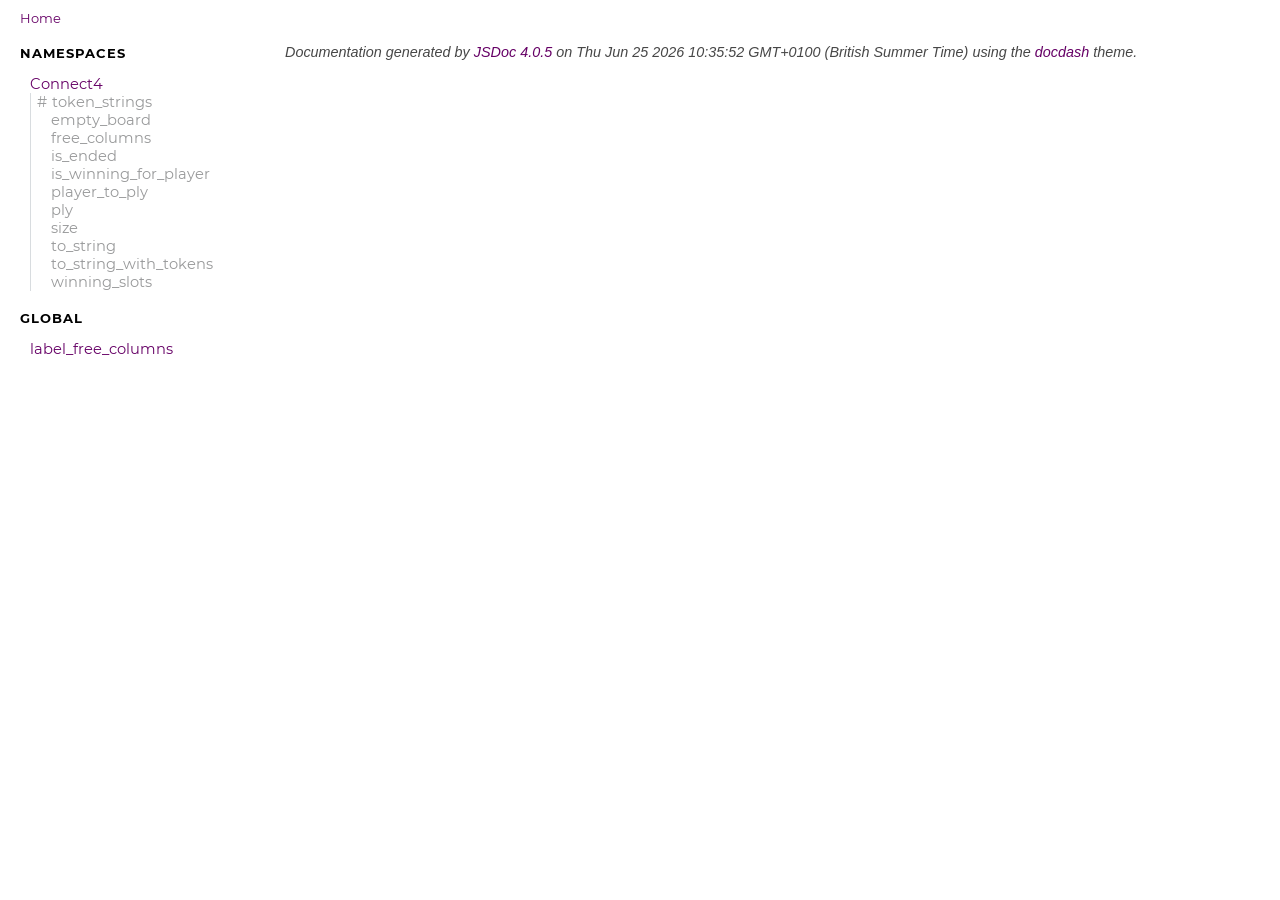
<file: docs/index.html>
<!DOCTYPE html>
<html lang="en">
<head>
    
    <meta charset="utf-8">
    <title>Home - Documentation</title>
    
    
    <script src="scripts/prettify/prettify.js"></script>
    <script src="scripts/prettify/lang-css.js"></script>
    <!--[if lt IE 9]>
      <script src="//html5shiv.googlecode.com/svn/trunk/html5.js"></script>
    <![endif]-->
    <link type="text/css" rel="stylesheet" href="styles/prettify.css">
    <link type="text/css" rel="stylesheet" href="styles/jsdoc.css">
    <script src="scripts/nav.js" defer></script>
    
    <meta name="viewport" content="width=device-width, initial-scale=1.0">
</head>
<body>

<input type="checkbox" id="nav-trigger" class="nav-trigger" />
<label for="nav-trigger" class="navicon-button x">
  <div class="navicon"></div>
</label>

<label for="nav-trigger" class="overlay"></label>

<nav >
    
    
    <h2><a href="index.html">Home</a></h2><h3>Namespaces</h3><ul><li><a href="Connect4.html">Connect4</a><ul class='members'><li data-type='member'><a href="Connect4.html#.token_strings">token_strings</a></li></ul><ul class='methods'><li data-type='method'><a href="Connect4.html#.empty_board">empty_board</a></li><li data-type='method'><a href="Connect4.html#.free_columns">free_columns</a></li><li data-type='method'><a href="Connect4.html#.is_ended">is_ended</a></li><li data-type='method'><a href="Connect4.html#.is_winning_for_player">is_winning_for_player</a></li><li data-type='method'><a href="Connect4.html#.player_to_ply">player_to_ply</a></li><li data-type='method'><a href="Connect4.html#.ply">ply</a></li><li data-type='method'><a href="Connect4.html#.size">size</a></li><li data-type='method'><a href="Connect4.html#.to_string">to_string</a></li><li data-type='method'><a href="Connect4.html#.to_string_with_tokens">to_string_with_tokens</a></li><li data-type='method'><a href="Connect4.html#.winning_slots">winning_slots</a></li></ul></li></ul><h3>Global</h3><ul><li><a href="global.html#label_free_columns">label_free_columns</a></li></ul>
    
</nav>

<div id="main">
    

    



    


    <section class="package">
        <h3> </h3>		
    </section>









    








    
    
</div>

<br class="clear">

<footer>
    Documentation generated by <a href="https://github.com/jsdoc3/jsdoc">JSDoc 4.0.5</a> on Thu Jun 25 2026 10:35:52 GMT+0100 (British Summer Time) using the <a href="https://github.com/clenemt/docdash">docdash</a> theme.
</footer>

<script>prettyPrint();</script>
<script src="scripts/polyfill.js"></script>
<script src="scripts/linenumber.js"></script>



    <link type="text/css" rel="stylesheet" href="custom.css">
    
</body>
</html>
</file>
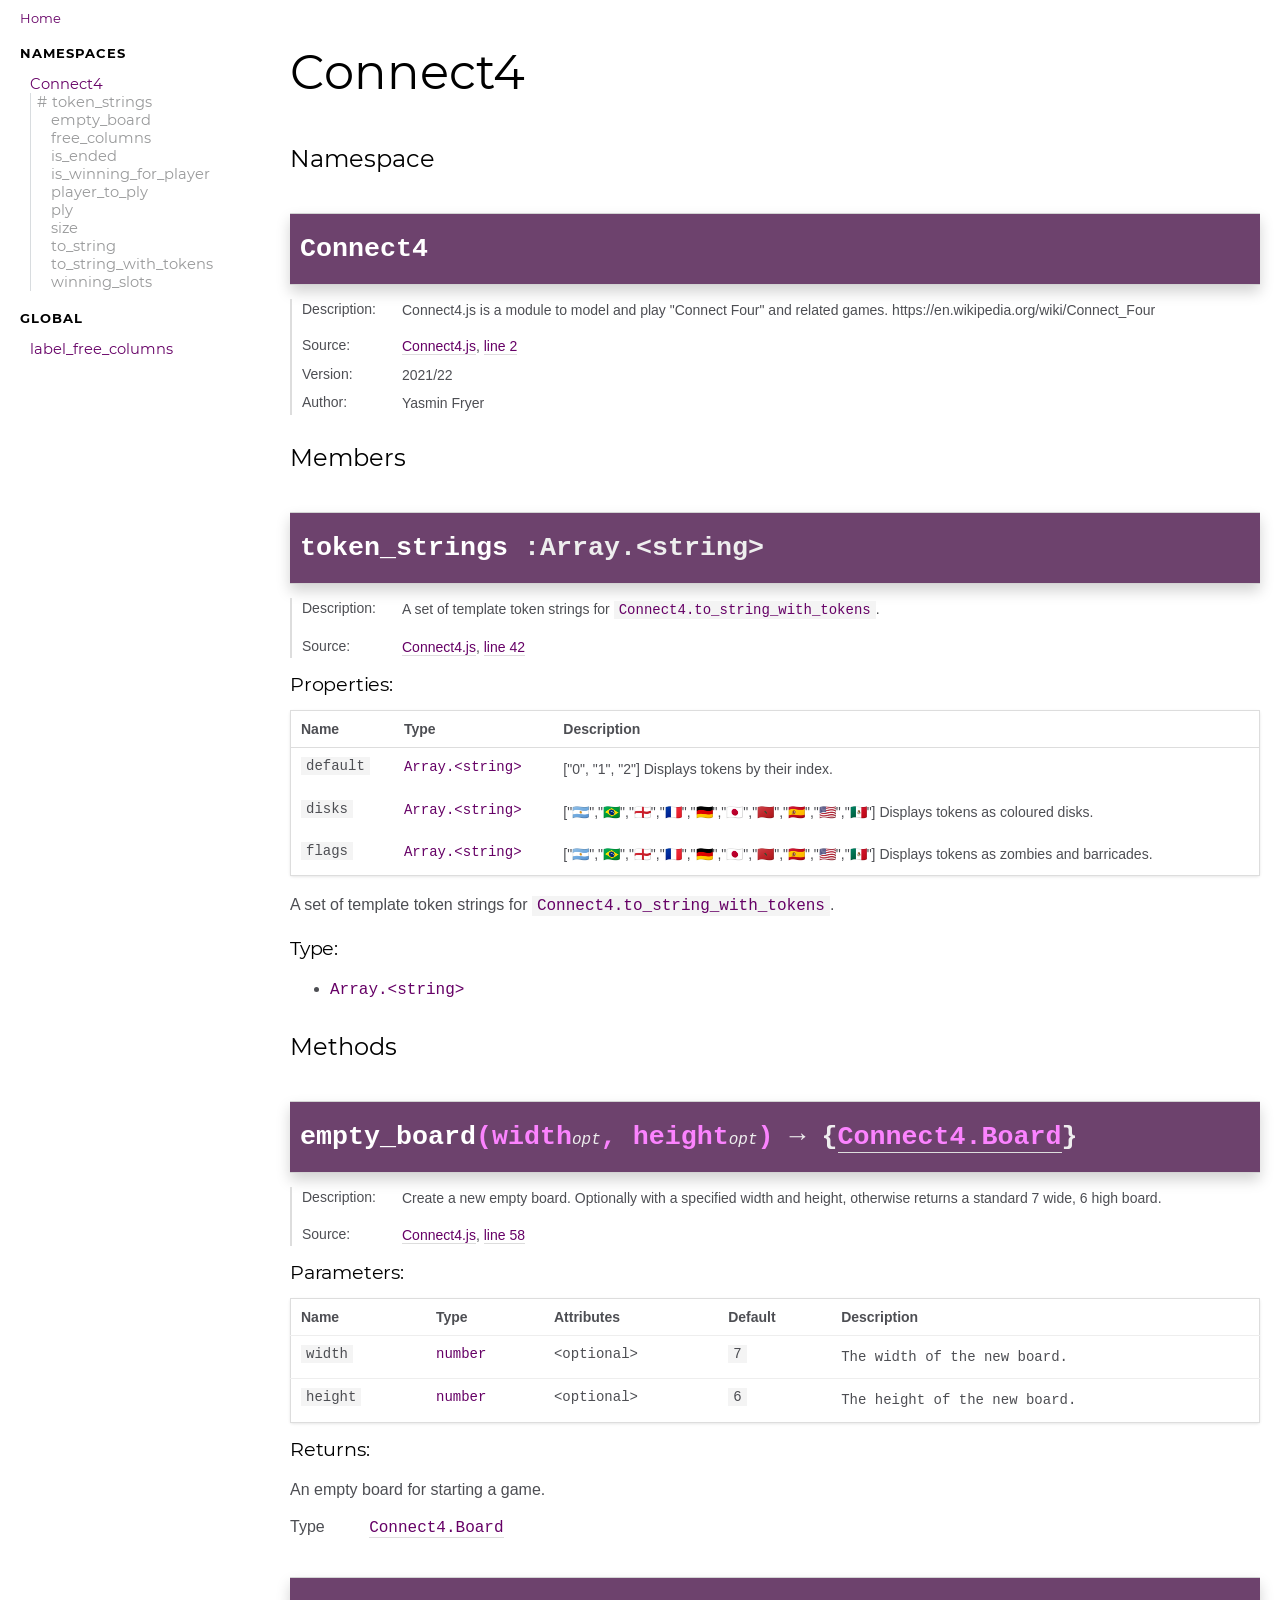
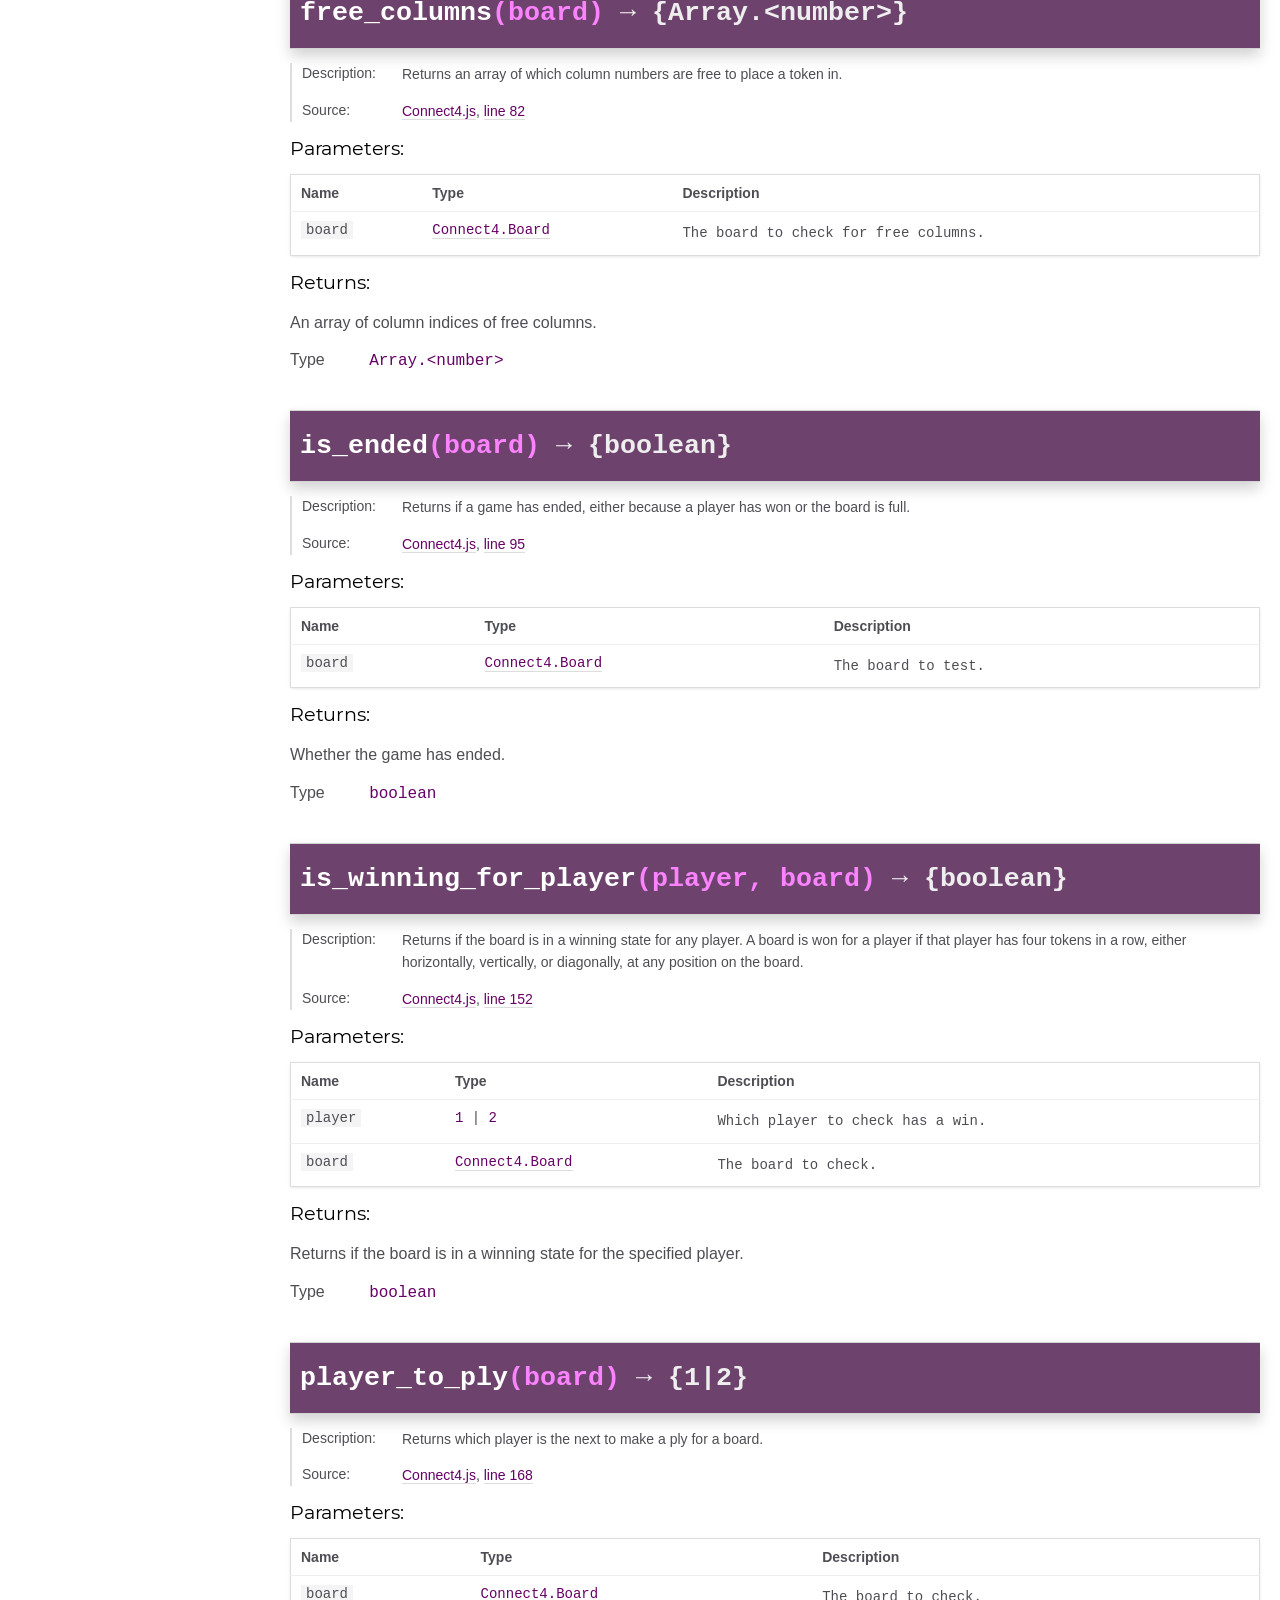
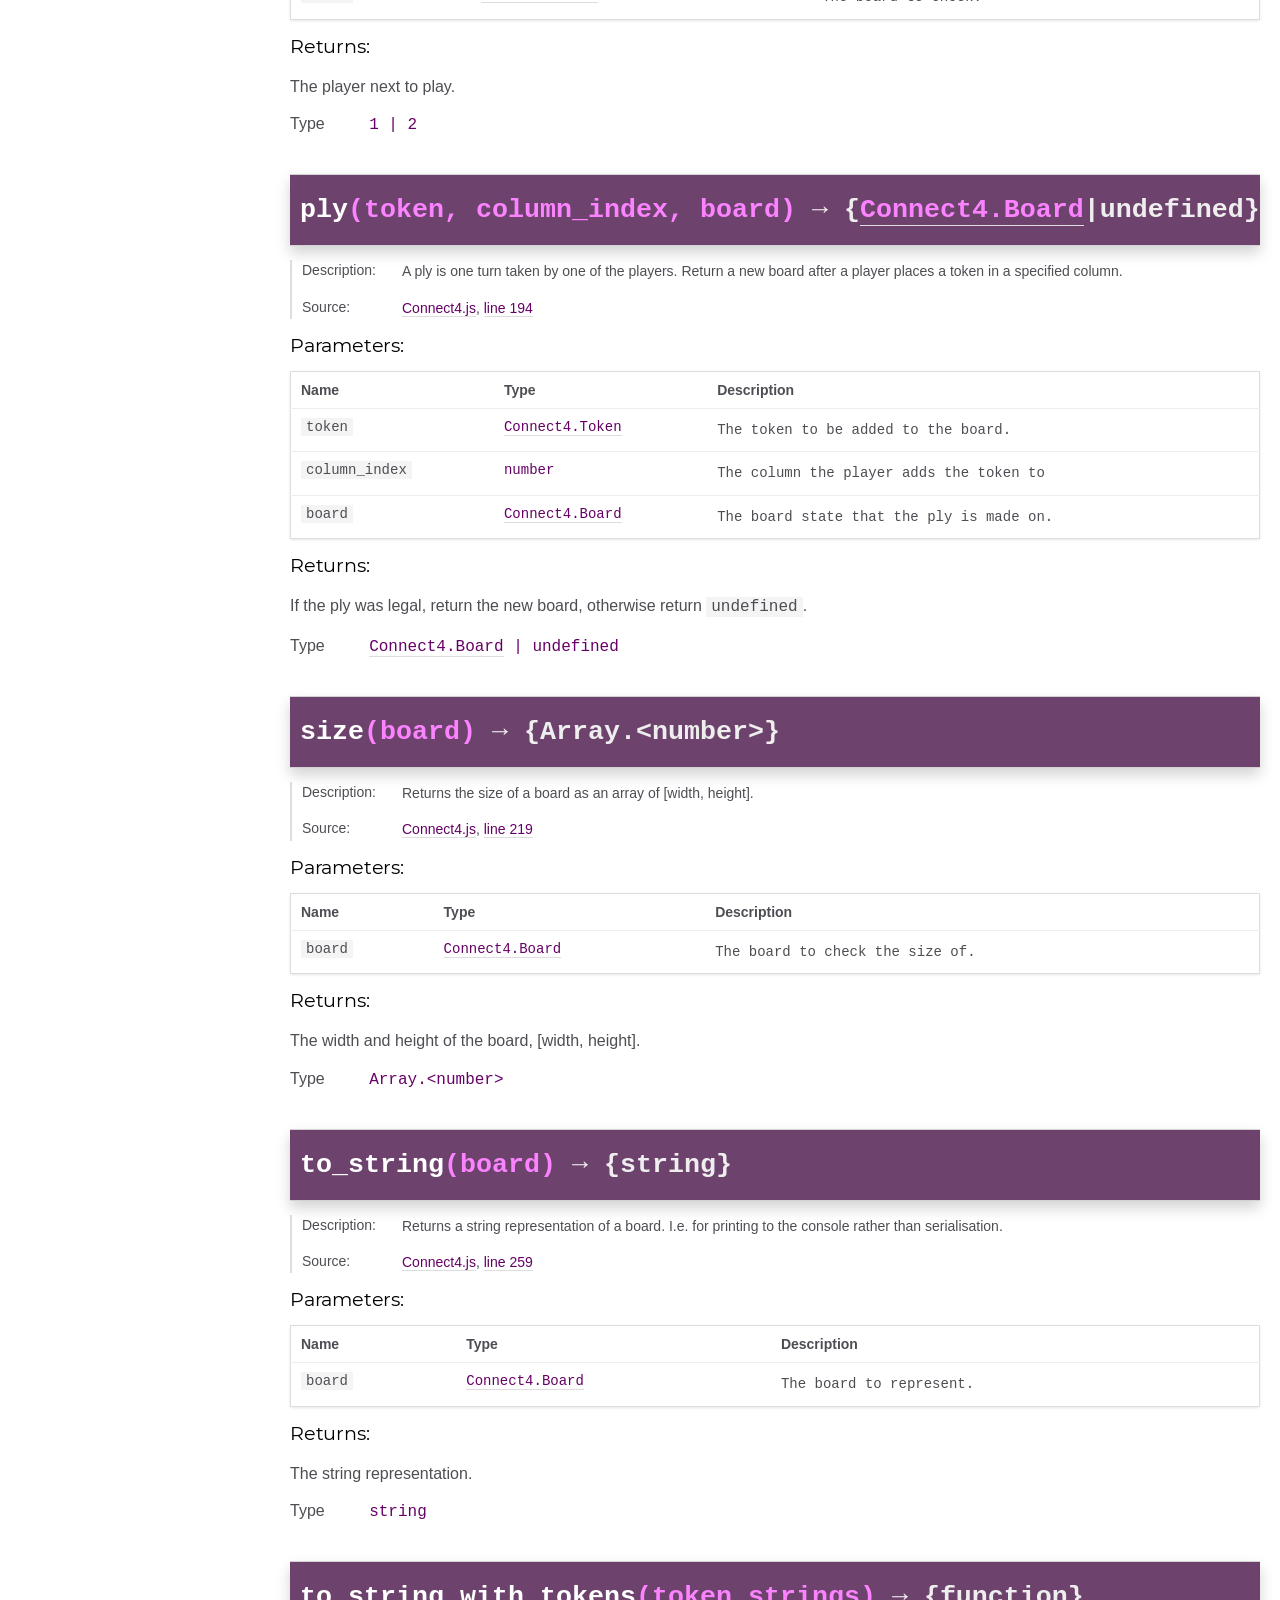
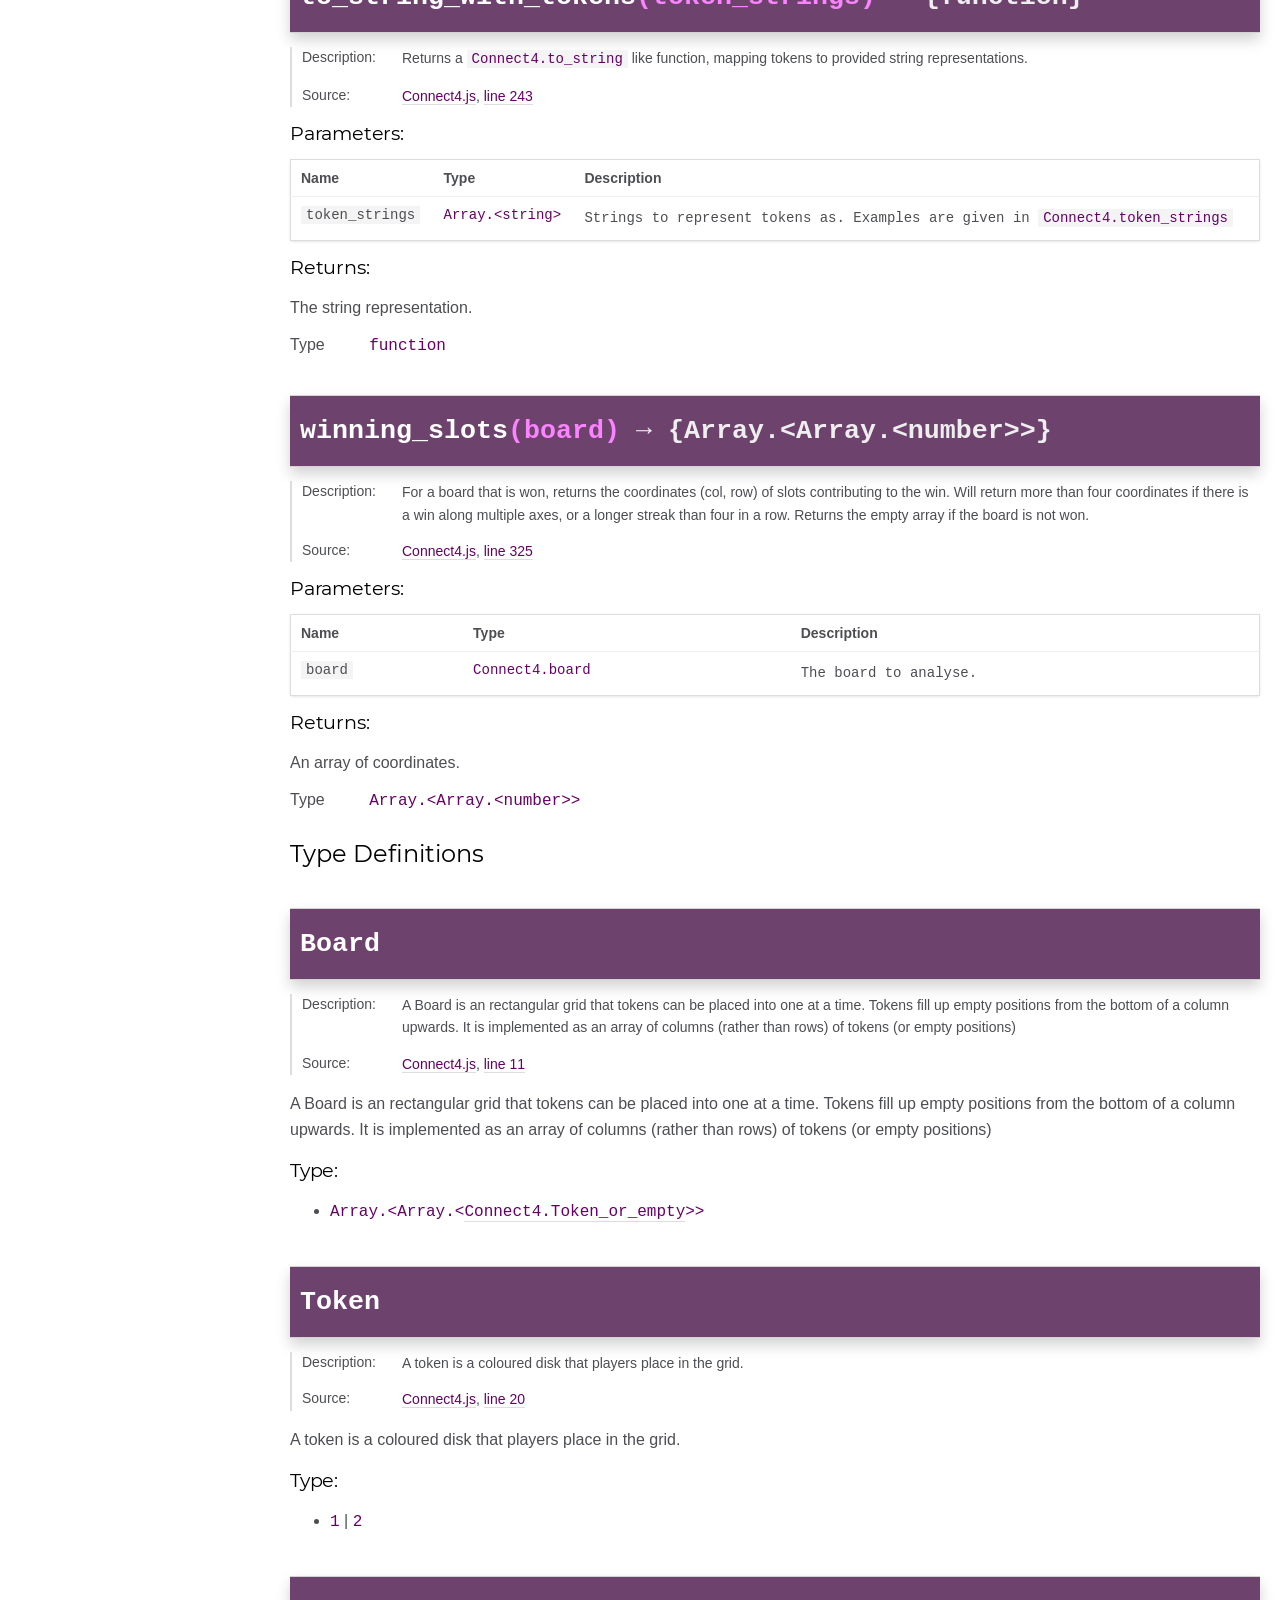
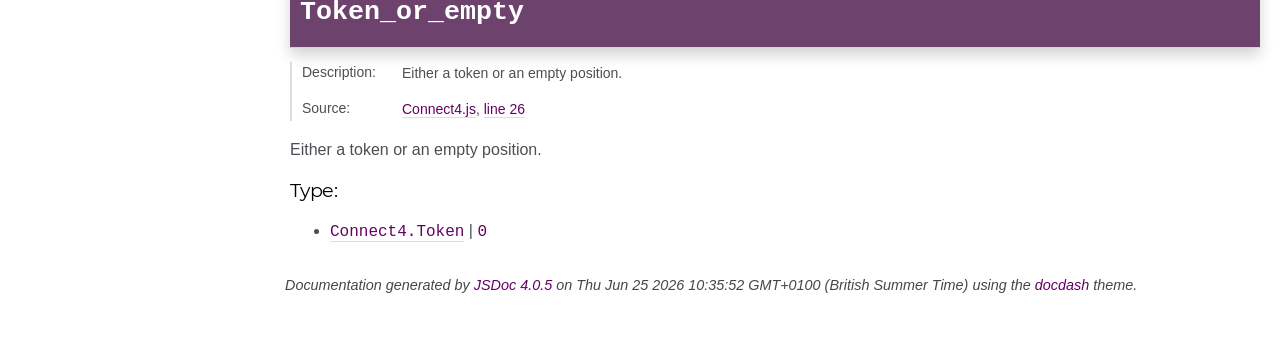
<file: docs/Connect4.html>
<!DOCTYPE html>
<html lang="en">
<head>
    
    <meta charset="utf-8">
    <title>Connect4 - Documentation</title>
    
    
    <script src="scripts/prettify/prettify.js"></script>
    <script src="scripts/prettify/lang-css.js"></script>
    <!--[if lt IE 9]>
      <script src="//html5shiv.googlecode.com/svn/trunk/html5.js"></script>
    <![endif]-->
    <link type="text/css" rel="stylesheet" href="styles/prettify.css">
    <link type="text/css" rel="stylesheet" href="styles/jsdoc.css">
    <script src="scripts/nav.js" defer></script>
    
    <meta name="viewport" content="width=device-width, initial-scale=1.0">
</head>
<body>

<input type="checkbox" id="nav-trigger" class="nav-trigger" />
<label for="nav-trigger" class="navicon-button x">
  <div class="navicon"></div>
</label>

<label for="nav-trigger" class="overlay"></label>

<nav >
    
    
    <h2><a href="index.html">Home</a></h2><h3>Namespaces</h3><ul><li><a href="Connect4.html">Connect4</a><ul class='members'><li data-type='member'><a href="Connect4.html#.token_strings">token_strings</a></li></ul><ul class='methods'><li data-type='method'><a href="Connect4.html#.empty_board">empty_board</a></li><li data-type='method'><a href="Connect4.html#.free_columns">free_columns</a></li><li data-type='method'><a href="Connect4.html#.is_ended">is_ended</a></li><li data-type='method'><a href="Connect4.html#.is_winning_for_player">is_winning_for_player</a></li><li data-type='method'><a href="Connect4.html#.player_to_ply">player_to_ply</a></li><li data-type='method'><a href="Connect4.html#.ply">ply</a></li><li data-type='method'><a href="Connect4.html#.size">size</a></li><li data-type='method'><a href="Connect4.html#.to_string">to_string</a></li><li data-type='method'><a href="Connect4.html#.to_string_with_tokens">to_string_with_tokens</a></li><li data-type='method'><a href="Connect4.html#.winning_slots">winning_slots</a></li></ul></li></ul><h3>Global</h3><ul><li><a href="global.html#label_free_columns">label_free_columns</a></li></ul>
    
</nav>

<div id="main">
    
    <h1 class="page-title">Connect4</h1>
    

    




<section>

<header>
    
        <h2>
        
            Namespace
        
        </h2>
        
    
</header>

<article>
    
        <div class="container-overview">
        
            


    

    <h4 class="name" id="Connect4">Connect4</h4>

    




<dl class="details">
    
    <dt class="tag-description">Description:</dt>
    <dd class="tag-description"><ul class="dummy"><li><p>Connect4.js is a module to model and play &quot;Connect Four&quot; and related games.
https://en.wikipedia.org/wiki/Connect_Four</p></li></ul></dd>
    

    
    <dt class="tag-source">Source:</dt>
    <dd class="tag-source"><ul class="dummy"><li>
        <a href="Connect4.js.html">Connect4.js</a>, <a href="Connect4.js.html#line2">line 2</a>
    </li></ul></dd>
    

    
    <dt class="tag-version">Version:</dt>
    <dd class="tag-version"><ul class="dummy"><li>2021/22</li></ul></dd>
    

    

    

    

    

    

    

    

    
    <dt class="tag-author">Author:</dt>
    <dd class="tag-author">
        <ul>
            <li>Yasmin Fryer</li>
        </ul>
    </dd>
    

    

    

    

    

    

    
</dl>






























        
        </div>
    

    

    

    
    
    

     

    

    
        <h3 class="subsection-title">Members</h3>

        
            
<h4 class="name" id=".token_strings"><span class="type-signature type-signature-static">(static) </span>token_strings<span class="type-signature"> :Array.&lt;string></span></h4>





<dl class="details">
    
    <dt class="tag-description">Description:</dt>
    <dd class="tag-description"><ul class="dummy"><li><p>A set of template token strings for <a href="Connect4.html#.to_string_with_tokens"><code>Connect4.to_string_with_tokens</code></a>.</p></li></ul></dd>
    

    
    <dt class="tag-source">Source:</dt>
    <dd class="tag-source"><ul class="dummy"><li>
        <a href="Connect4.js.html">Connect4.js</a>, <a href="Connect4.js.html#line42">line 42</a>
    </li></ul></dd>
    

    

    

    

    

    

    

    

    

    

    

    

    

    

    

    
</dl>



    <h5 class="subsection-title">Properties:</h5>

    

<table class="props">
    <thead>
    <tr>
        
        <th>Name</th>
        

        <th>Type</th>

        

        

        <th class="last">Description</th>
    </tr>
    </thead>

    <tbody>
    

        <tr>
            
                <td class="name"><code>default</code></td>
            

            <td class="type">
            
                
<span class="param-type">Array.&lt;string></span>



            
            </td>

            

            

            <td class="description last"><p>[&quot;0&quot;, &quot;1&quot;, &quot;2&quot;] Displays tokens by their index.</p></td>
        </tr>

    

        <tr>
            
                <td class="name"><code>disks</code></td>
            

            <td class="type">
            
                
<span class="param-type">Array.&lt;string></span>



            
            </td>

            

            

            <td class="description last"><p>[&quot;🇦🇷&quot;,&quot;🇧🇷&quot;,&quot;🏴󠁧󠁢󠁥󠁮󠁧󠁿&quot;,&quot;🇫🇷&quot;,&quot;🇩🇪&quot;,&quot;🇯🇵&quot;,&quot;🇲🇦&quot;,&quot;🇪🇸&quot;,&quot;🇺🇸&quot;,&quot;🇲🇽&quot;]
Displays tokens as coloured disks.</p></td>
        </tr>

    

        <tr>
            
                <td class="name"><code>flags</code></td>
            

            <td class="type">
            
                
<span class="param-type">Array.&lt;string></span>



            
            </td>

            

            

            <td class="description last"><p>[&quot;🇦🇷&quot;,&quot;🇧🇷&quot;,&quot;🏴󠁧󠁢󠁥󠁮󠁧󠁿&quot;,&quot;🇫🇷&quot;,&quot;🇩🇪&quot;,&quot;🇯🇵&quot;,&quot;🇲🇦&quot;,&quot;🇪🇸&quot;,&quot;🇺🇸&quot;,&quot;🇲🇽&quot;]
Displays tokens as zombies and barricades.</p></td>
        </tr>

    
    </tbody>
</table>






<div class="description usertext">
    <p>A set of template token strings for <a href="Connect4.html#.to_string_with_tokens"><code>Connect4.to_string_with_tokens</code></a>.</p>
</div>



    <h5 class="h5-types">Type:</h5>
    <ul>
        <li>
            
<span class="param-type">Array.&lt;string></span>



        </li>
    </ul>






        
    

    
        <h3 class="subsection-title">Methods</h3>

        
            

    

    <h4 class="name" id=".empty_board"><span class="type-signature type-signature-static">(static) </span>empty_board<span class="signature">(width<span class="signature-attributes">opt</span>, height<span class="signature-attributes">opt</span>)</span><span class="type-signature"> &rarr; {<a href="Connect4.html#.Board">Connect4.Board</a>}</span></h4>

    




<dl class="details">
    
    <dt class="tag-description">Description:</dt>
    <dd class="tag-description"><ul class="dummy"><li><p>Create a new empty board.
Optionally with a specified width and height,
otherwise returns a standard 7 wide, 6 high board.</p></li></ul></dd>
    

    
    <dt class="tag-source">Source:</dt>
    <dd class="tag-source"><ul class="dummy"><li>
        <a href="Connect4.js.html">Connect4.js</a>, <a href="Connect4.js.html#line58">line 58</a>
    </li></ul></dd>
    

    

    

    

    

    

    

    

    

    

    

    

    

    

    

    
</dl>













    <h5 class="h5-parameters">Parameters:</h5>
    

<table class="params">
    <thead>
    <tr>
        
        <th>Name</th>
        

        <th>Type</th>

        
        <th>Attributes</th>
        

        
        <th>Default</th>
        

        <th class="last">Description</th>
    </tr>
    </thead>

    <tbody>
    

        <tr>
            
                <td class="name"><code>width</code></td>
            

            <td class="type">
            
                
<span class="param-type">number</span>



            
            </td>

            
                <td class="attributes">
                
                    &lt;optional><br>
                

                

                
                </td>
            

            
                <td class="default">
                
                    <code>7</code>
                
                </td>
            

            <td class="description last"><p>The width of the new board.</p></td>
        </tr>

    

        <tr>
            
                <td class="name"><code>height</code></td>
            

            <td class="type">
            
                
<span class="param-type">number</span>



            
            </td>

            
                <td class="attributes">
                
                    &lt;optional><br>
                

                

                
                </td>
            

            
                <td class="default">
                
                    <code>6</code>
                
                </td>
            

            <td class="description last"><p>The height of the new board.</p></td>
        </tr>

    
    </tbody>
</table>
















<h5 class="h5-returns">Returns:</h5>

        
<div class="param-desc">
    <p>An empty board for starting a game.</p>
</div>



<dl class="param-type">
    <dt>
        Type
    </dt>
    <dd>
        
<span class="param-type"><a href="Connect4.html#.Board">Connect4.Board</a></span>



    </dd>
</dl>

    



        
            

    

    <h4 class="name" id=".free_columns"><span class="type-signature type-signature-static">(static) </span>free_columns<span class="signature">(board)</span><span class="type-signature"> &rarr; {Array.&lt;number>}</span></h4>

    




<dl class="details">
    
    <dt class="tag-description">Description:</dt>
    <dd class="tag-description"><ul class="dummy"><li><p>Returns an array of which column numbers are free to place a token in.</p></li></ul></dd>
    

    
    <dt class="tag-source">Source:</dt>
    <dd class="tag-source"><ul class="dummy"><li>
        <a href="Connect4.js.html">Connect4.js</a>, <a href="Connect4.js.html#line82">line 82</a>
    </li></ul></dd>
    

    

    

    

    

    

    

    

    

    

    

    

    

    

    

    
</dl>













    <h5 class="h5-parameters">Parameters:</h5>
    

<table class="params">
    <thead>
    <tr>
        
        <th>Name</th>
        

        <th>Type</th>

        

        

        <th class="last">Description</th>
    </tr>
    </thead>

    <tbody>
    

        <tr>
            
                <td class="name"><code>board</code></td>
            

            <td class="type">
            
                
<span class="param-type"><a href="Connect4.html#.Board">Connect4.Board</a></span>



            
            </td>

            

            

            <td class="description last"><p>The board to check for free columns.</p></td>
        </tr>

    
    </tbody>
</table>
















<h5 class="h5-returns">Returns:</h5>

        
<div class="param-desc">
    <p>An array of column indices of free columns.</p>
</div>



<dl class="param-type">
    <dt>
        Type
    </dt>
    <dd>
        
<span class="param-type">Array.&lt;number></span>



    </dd>
</dl>

    



        
            

    

    <h4 class="name" id=".is_ended"><span class="type-signature type-signature-static">(static) </span>is_ended<span class="signature">(board)</span><span class="type-signature"> &rarr; {boolean}</span></h4>

    




<dl class="details">
    
    <dt class="tag-description">Description:</dt>
    <dd class="tag-description"><ul class="dummy"><li><p>Returns if a game has ended,
either because a player has won or the board is full.</p></li></ul></dd>
    

    
    <dt class="tag-source">Source:</dt>
    <dd class="tag-source"><ul class="dummy"><li>
        <a href="Connect4.js.html">Connect4.js</a>, <a href="Connect4.js.html#line95">line 95</a>
    </li></ul></dd>
    

    

    

    

    

    

    

    

    

    

    

    

    

    

    

    
</dl>













    <h5 class="h5-parameters">Parameters:</h5>
    

<table class="params">
    <thead>
    <tr>
        
        <th>Name</th>
        

        <th>Type</th>

        

        

        <th class="last">Description</th>
    </tr>
    </thead>

    <tbody>
    

        <tr>
            
                <td class="name"><code>board</code></td>
            

            <td class="type">
            
                
<span class="param-type"><a href="Connect4.html#.Board">Connect4.Board</a></span>



            
            </td>

            

            

            <td class="description last"><p>The board to test.</p></td>
        </tr>

    
    </tbody>
</table>
















<h5 class="h5-returns">Returns:</h5>

        
<div class="param-desc">
    <p>Whether the game has ended.</p>
</div>



<dl class="param-type">
    <dt>
        Type
    </dt>
    <dd>
        
<span class="param-type">boolean</span>



    </dd>
</dl>

    



        
            

    

    <h4 class="name" id=".is_winning_for_player"><span class="type-signature type-signature-static">(static) </span>is_winning_for_player<span class="signature">(player, board)</span><span class="type-signature"> &rarr; {boolean}</span></h4>

    




<dl class="details">
    
    <dt class="tag-description">Description:</dt>
    <dd class="tag-description"><ul class="dummy"><li><p>Returns if the board is in a winning state for any player.
A board is won for a player if that player has four tokens in a row,
either horizontally, vertically, or diagonally, at any position on the board.</p></li></ul></dd>
    

    
    <dt class="tag-source">Source:</dt>
    <dd class="tag-source"><ul class="dummy"><li>
        <a href="Connect4.js.html">Connect4.js</a>, <a href="Connect4.js.html#line152">line 152</a>
    </li></ul></dd>
    

    

    

    

    

    

    

    

    

    

    

    

    

    

    

    
</dl>













    <h5 class="h5-parameters">Parameters:</h5>
    

<table class="params">
    <thead>
    <tr>
        
        <th>Name</th>
        

        <th>Type</th>

        

        

        <th class="last">Description</th>
    </tr>
    </thead>

    <tbody>
    

        <tr>
            
                <td class="name"><code>player</code></td>
            

            <td class="type">
            
                
<span class="param-type">1</span>
|

<span class="param-type">2</span>



            
            </td>

            

            

            <td class="description last"><p>Which player to check has a win.</p></td>
        </tr>

    

        <tr>
            
                <td class="name"><code>board</code></td>
            

            <td class="type">
            
                
<span class="param-type"><a href="Connect4.html#.Board">Connect4.Board</a></span>



            
            </td>

            

            

            <td class="description last"><p>The board to check.</p></td>
        </tr>

    
    </tbody>
</table>
















<h5 class="h5-returns">Returns:</h5>

        
<div class="param-desc">
    <p>Returns if the board is in a winning state
for the specified player.</p>
</div>



<dl class="param-type">
    <dt>
        Type
    </dt>
    <dd>
        
<span class="param-type">boolean</span>



    </dd>
</dl>

    



        
            

    

    <h4 class="name" id=".player_to_ply"><span class="type-signature type-signature-static">(static) </span>player_to_ply<span class="signature">(board)</span><span class="type-signature"> &rarr; {1|2}</span></h4>

    




<dl class="details">
    
    <dt class="tag-description">Description:</dt>
    <dd class="tag-description"><ul class="dummy"><li><p>Returns which player is the next to make a ply for a board.</p></li></ul></dd>
    

    
    <dt class="tag-source">Source:</dt>
    <dd class="tag-source"><ul class="dummy"><li>
        <a href="Connect4.js.html">Connect4.js</a>, <a href="Connect4.js.html#line168">line 168</a>
    </li></ul></dd>
    

    

    

    

    

    

    

    

    

    

    

    

    

    

    

    
</dl>













    <h5 class="h5-parameters">Parameters:</h5>
    

<table class="params">
    <thead>
    <tr>
        
        <th>Name</th>
        

        <th>Type</th>

        

        

        <th class="last">Description</th>
    </tr>
    </thead>

    <tbody>
    

        <tr>
            
                <td class="name"><code>board</code></td>
            

            <td class="type">
            
                
<span class="param-type"><a href="Connect4.html#.Board">Connect4.Board</a></span>



            
            </td>

            

            

            <td class="description last"><p>The board to check.</p></td>
        </tr>

    
    </tbody>
</table>
















<h5 class="h5-returns">Returns:</h5>

        
<div class="param-desc">
    <p>The player next to play.</p>
</div>



<dl class="param-type">
    <dt>
        Type
    </dt>
    <dd>
        
<span class="param-type">1</span>
|

<span class="param-type">2</span>



    </dd>
</dl>

    



        
            

    

    <h4 class="name" id=".ply"><span class="type-signature type-signature-static">(static) </span>ply<span class="signature">(token, column_index, board)</span><span class="type-signature"> &rarr; {<a href="Connect4.html#.Board">Connect4.Board</a>|undefined}</span></h4>

    




<dl class="details">
    
    <dt class="tag-description">Description:</dt>
    <dd class="tag-description"><ul class="dummy"><li><p>A ply is one turn taken by one of the players.
Return a new board after a player places a token in a specified column.</p></li></ul></dd>
    

    
    <dt class="tag-source">Source:</dt>
    <dd class="tag-source"><ul class="dummy"><li>
        <a href="Connect4.js.html">Connect4.js</a>, <a href="Connect4.js.html#line194">line 194</a>
    </li></ul></dd>
    

    

    

    

    

    

    

    

    

    

    

    

    

    

    

    
</dl>













    <h5 class="h5-parameters">Parameters:</h5>
    

<table class="params">
    <thead>
    <tr>
        
        <th>Name</th>
        

        <th>Type</th>

        

        

        <th class="last">Description</th>
    </tr>
    </thead>

    <tbody>
    

        <tr>
            
                <td class="name"><code>token</code></td>
            

            <td class="type">
            
                
<span class="param-type"><a href="Connect4.html#.Token">Connect4.Token</a></span>



            
            </td>

            

            

            <td class="description last"><p>The token to be added to the board.</p></td>
        </tr>

    

        <tr>
            
                <td class="name"><code>column_index</code></td>
            

            <td class="type">
            
                
<span class="param-type">number</span>



            
            </td>

            

            

            <td class="description last"><p>The column the player adds the token to</p></td>
        </tr>

    

        <tr>
            
                <td class="name"><code>board</code></td>
            

            <td class="type">
            
                
<span class="param-type"><a href="Connect4.html#.Board">Connect4.Board</a></span>



            
            </td>

            

            

            <td class="description last"><p>The board state that the ply is made on.</p></td>
        </tr>

    
    </tbody>
</table>
















<h5 class="h5-returns">Returns:</h5>

        
<div class="param-desc">
    <p>If the ply was legal,
return the new board, otherwise return <code>undefined</code>.</p>
</div>



<dl class="param-type">
    <dt>
        Type
    </dt>
    <dd>
        
<span class="param-type"><a href="Connect4.html#.Board">Connect4.Board</a></span>
|

<span class="param-type">undefined</span>



    </dd>
</dl>

    



        
            

    

    <h4 class="name" id=".size"><span class="type-signature type-signature-static">(static) </span>size<span class="signature">(board)</span><span class="type-signature"> &rarr; {Array.&lt;number>}</span></h4>

    




<dl class="details">
    
    <dt class="tag-description">Description:</dt>
    <dd class="tag-description"><ul class="dummy"><li><p>Returns the size of a board as an array of [width, height].</p></li></ul></dd>
    

    
    <dt class="tag-source">Source:</dt>
    <dd class="tag-source"><ul class="dummy"><li>
        <a href="Connect4.js.html">Connect4.js</a>, <a href="Connect4.js.html#line219">line 219</a>
    </li></ul></dd>
    

    

    

    

    

    

    

    

    

    

    

    

    

    

    

    
</dl>













    <h5 class="h5-parameters">Parameters:</h5>
    

<table class="params">
    <thead>
    <tr>
        
        <th>Name</th>
        

        <th>Type</th>

        

        

        <th class="last">Description</th>
    </tr>
    </thead>

    <tbody>
    

        <tr>
            
                <td class="name"><code>board</code></td>
            

            <td class="type">
            
                
<span class="param-type"><a href="Connect4.html#.Board">Connect4.Board</a></span>



            
            </td>

            

            

            <td class="description last"><p>The board to check the size of.</p></td>
        </tr>

    
    </tbody>
</table>
















<h5 class="h5-returns">Returns:</h5>

        
<div class="param-desc">
    <p>The width and height of the board, [width, height].</p>
</div>



<dl class="param-type">
    <dt>
        Type
    </dt>
    <dd>
        
<span class="param-type">Array.&lt;number></span>



    </dd>
</dl>

    



        
            

    

    <h4 class="name" id=".to_string"><span class="type-signature type-signature-static">(static) </span>to_string<span class="signature">(board)</span><span class="type-signature"> &rarr; {string}</span></h4>

    




<dl class="details">
    
    <dt class="tag-description">Description:</dt>
    <dd class="tag-description"><ul class="dummy"><li><p>Returns a string representation of a board.
I.e. for printing to the console rather than serialisation.</p></li></ul></dd>
    

    
    <dt class="tag-source">Source:</dt>
    <dd class="tag-source"><ul class="dummy"><li>
        <a href="Connect4.js.html">Connect4.js</a>, <a href="Connect4.js.html#line259">line 259</a>
    </li></ul></dd>
    

    

    

    

    

    

    

    

    

    

    

    

    

    

    

    
</dl>













    <h5 class="h5-parameters">Parameters:</h5>
    

<table class="params">
    <thead>
    <tr>
        
        <th>Name</th>
        

        <th>Type</th>

        

        

        <th class="last">Description</th>
    </tr>
    </thead>

    <tbody>
    

        <tr>
            
                <td class="name"><code>board</code></td>
            

            <td class="type">
            
                
<span class="param-type"><a href="Connect4.html#.Board">Connect4.Board</a></span>



            
            </td>

            

            

            <td class="description last"><p>The board to represent.</p></td>
        </tr>

    
    </tbody>
</table>
















<h5 class="h5-returns">Returns:</h5>

        
<div class="param-desc">
    <p>The string representation.</p>
</div>



<dl class="param-type">
    <dt>
        Type
    </dt>
    <dd>
        
<span class="param-type">string</span>



    </dd>
</dl>

    



        
            

    

    <h4 class="name" id=".to_string_with_tokens"><span class="type-signature type-signature-static">(static) </span>to_string_with_tokens<span class="signature">(token_strings)</span><span class="type-signature"> &rarr; {function}</span></h4>

    




<dl class="details">
    
    <dt class="tag-description">Description:</dt>
    <dd class="tag-description"><ul class="dummy"><li><p>Returns a <a href="Connect4.html#.to_string"><code>Connect4.to_string</code></a> like function,
mapping tokens to provided string representations.</p></li></ul></dd>
    

    
    <dt class="tag-source">Source:</dt>
    <dd class="tag-source"><ul class="dummy"><li>
        <a href="Connect4.js.html">Connect4.js</a>, <a href="Connect4.js.html#line243">line 243</a>
    </li></ul></dd>
    

    

    

    

    

    

    

    

    

    

    

    

    

    

    

    
</dl>













    <h5 class="h5-parameters">Parameters:</h5>
    

<table class="params">
    <thead>
    <tr>
        
        <th>Name</th>
        

        <th>Type</th>

        

        

        <th class="last">Description</th>
    </tr>
    </thead>

    <tbody>
    

        <tr>
            
                <td class="name"><code>token_strings</code></td>
            

            <td class="type">
            
                
<span class="param-type">Array.&lt;string></span>



            
            </td>

            

            

            <td class="description last"><p>Strings to represent tokens as. Examples are given in
<a href="Connect4.html#.token_strings"><code>Connect4.token_strings</code></a></p></td>
        </tr>

    
    </tbody>
</table>
















<h5 class="h5-returns">Returns:</h5>

        
<div class="param-desc">
    <p>The string representation.</p>
</div>



<dl class="param-type">
    <dt>
        Type
    </dt>
    <dd>
        
<span class="param-type">function</span>



    </dd>
</dl>

    



        
            

    

    <h4 class="name" id=".winning_slots"><span class="type-signature type-signature-static">(static) </span>winning_slots<span class="signature">(board)</span><span class="type-signature"> &rarr; {Array.&lt;Array.&lt;number>>}</span></h4>

    




<dl class="details">
    
    <dt class="tag-description">Description:</dt>
    <dd class="tag-description"><ul class="dummy"><li><p>For a board that is won,
returns the coordinates (col, row) of slots contributing to the win.
Will return more than four coordinates if there is a win along multiple axes,
or a longer streak than four in a row.
Returns the empty array if the board is not won.</p></li></ul></dd>
    

    
    <dt class="tag-source">Source:</dt>
    <dd class="tag-source"><ul class="dummy"><li>
        <a href="Connect4.js.html">Connect4.js</a>, <a href="Connect4.js.html#line325">line 325</a>
    </li></ul></dd>
    

    

    

    

    

    

    

    

    

    

    

    

    

    

    

    
</dl>













    <h5 class="h5-parameters">Parameters:</h5>
    

<table class="params">
    <thead>
    <tr>
        
        <th>Name</th>
        

        <th>Type</th>

        

        

        <th class="last">Description</th>
    </tr>
    </thead>

    <tbody>
    

        <tr>
            
                <td class="name"><code>board</code></td>
            

            <td class="type">
            
                
<span class="param-type">Connect4.board</span>



            
            </td>

            

            

            <td class="description last"><p>The board to analyse.</p></td>
        </tr>

    
    </tbody>
</table>
















<h5 class="h5-returns">Returns:</h5>

        
<div class="param-desc">
    <p>An array of coordinates.</p>
</div>



<dl class="param-type">
    <dt>
        Type
    </dt>
    <dd>
        
<span class="param-type">Array.&lt;Array.&lt;number>></span>



    </dd>
</dl>

    



        
    

    
        <h3 class="subsection-title">Type Definitions</h3>

        
                
<h4 class="name" id=".Board">Board</h4>





<dl class="details">
    
    <dt class="tag-description">Description:</dt>
    <dd class="tag-description"><ul class="dummy"><li><p>A Board is an rectangular grid that tokens can be placed into one at a time.
Tokens fill up empty positions from the bottom of a column upwards.
It is implemented as an array of columns (rather than rows) of tokens
(or empty positions)</p></li></ul></dd>
    

    
    <dt class="tag-source">Source:</dt>
    <dd class="tag-source"><ul class="dummy"><li>
        <a href="Connect4.js.html">Connect4.js</a>, <a href="Connect4.js.html#line11">line 11</a>
    </li></ul></dd>
    

    

    

    

    

    

    

    

    

    

    

    

    

    

    

    
</dl>





<div class="description usertext">
    <p>A Board is an rectangular grid that tokens can be placed into one at a time.
Tokens fill up empty positions from the bottom of a column upwards.
It is implemented as an array of columns (rather than rows) of tokens
(or empty positions)</p>
</div>



    <h5 class="h5-types">Type:</h5>
    <ul>
        <li>
            
<span class="param-type">Array.&lt;Array.&lt;<a href="Connect4.html#.Token_or_empty">Connect4.Token_or_empty</a>>></span>



        </li>
    </ul>






            
                
<h4 class="name" id=".Token">Token</h4>





<dl class="details">
    
    <dt class="tag-description">Description:</dt>
    <dd class="tag-description"><ul class="dummy"><li><p>A token is a coloured disk that players place in the grid.</p></li></ul></dd>
    

    
    <dt class="tag-source">Source:</dt>
    <dd class="tag-source"><ul class="dummy"><li>
        <a href="Connect4.js.html">Connect4.js</a>, <a href="Connect4.js.html#line20">line 20</a>
    </li></ul></dd>
    

    

    

    

    

    

    

    

    

    

    

    

    

    

    

    
</dl>





<div class="description usertext">
    <p>A token is a coloured disk that players place in the grid.</p>
</div>



    <h5 class="h5-types">Type:</h5>
    <ul>
        <li>
            
<span class="param-type">1</span>
|

<span class="param-type">2</span>



        </li>
    </ul>






            
                
<h4 class="name" id=".Token_or_empty">Token_or_empty</h4>





<dl class="details">
    
    <dt class="tag-description">Description:</dt>
    <dd class="tag-description"><ul class="dummy"><li><p>Either a token or an empty position.</p></li></ul></dd>
    

    
    <dt class="tag-source">Source:</dt>
    <dd class="tag-source"><ul class="dummy"><li>
        <a href="Connect4.js.html">Connect4.js</a>, <a href="Connect4.js.html#line26">line 26</a>
    </li></ul></dd>
    

    

    

    

    

    

    

    

    

    

    

    

    

    

    

    
</dl>





<div class="description usertext">
    <p>Either a token or an empty position.</p>
</div>



    <h5 class="h5-types">Type:</h5>
    <ul>
        <li>
            
<span class="param-type"><a href="Connect4.html#.Token">Connect4.Token</a></span>
|

<span class="param-type">0</span>



        </li>
    </ul>






            
    

    
</article>

</section>




    
    
</div>

<br class="clear">

<footer>
    Documentation generated by <a href="https://github.com/jsdoc3/jsdoc">JSDoc 4.0.5</a> on Thu Jun 25 2026 10:35:52 GMT+0100 (British Summer Time) using the <a href="https://github.com/clenemt/docdash">docdash</a> theme.
</footer>

<script>prettyPrint();</script>
<script src="scripts/polyfill.js"></script>
<script src="scripts/linenumber.js"></script>



    <link type="text/css" rel="stylesheet" href="custom.css">
    
</body>
</html>
</file>
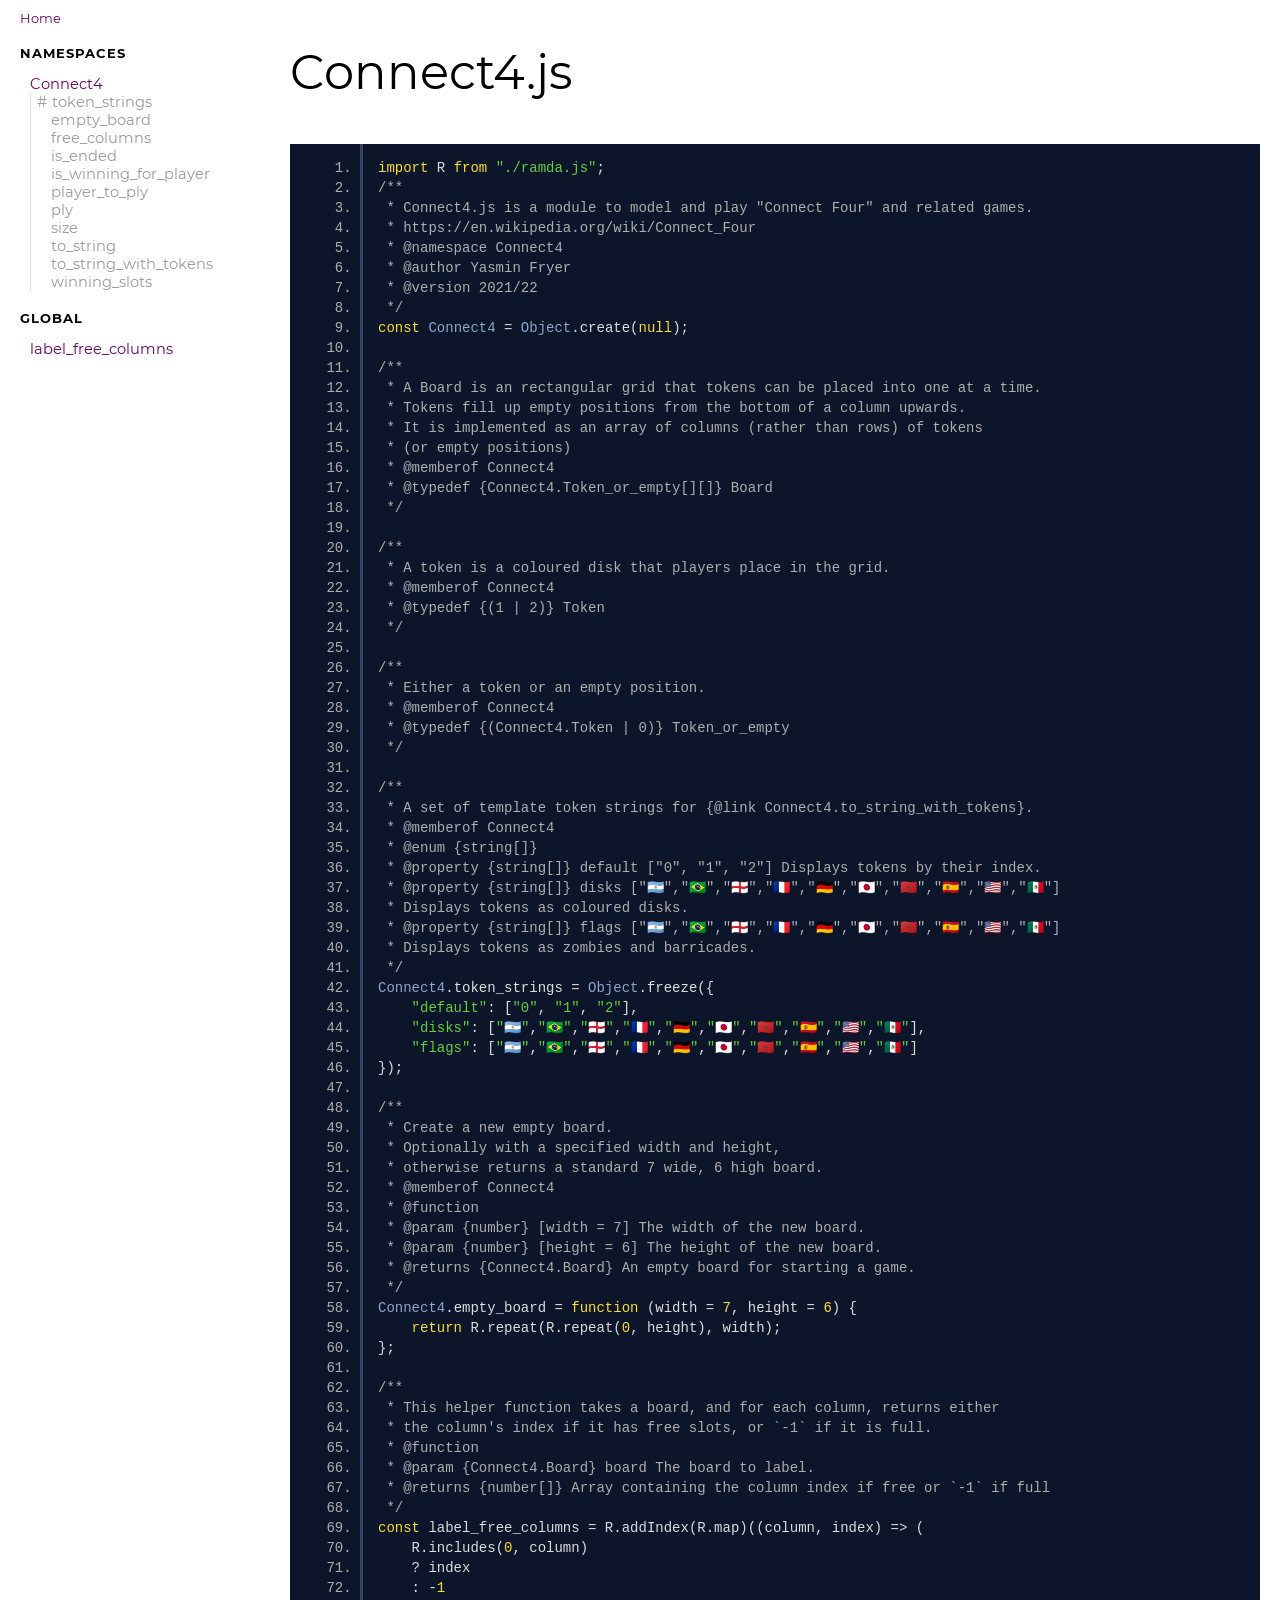
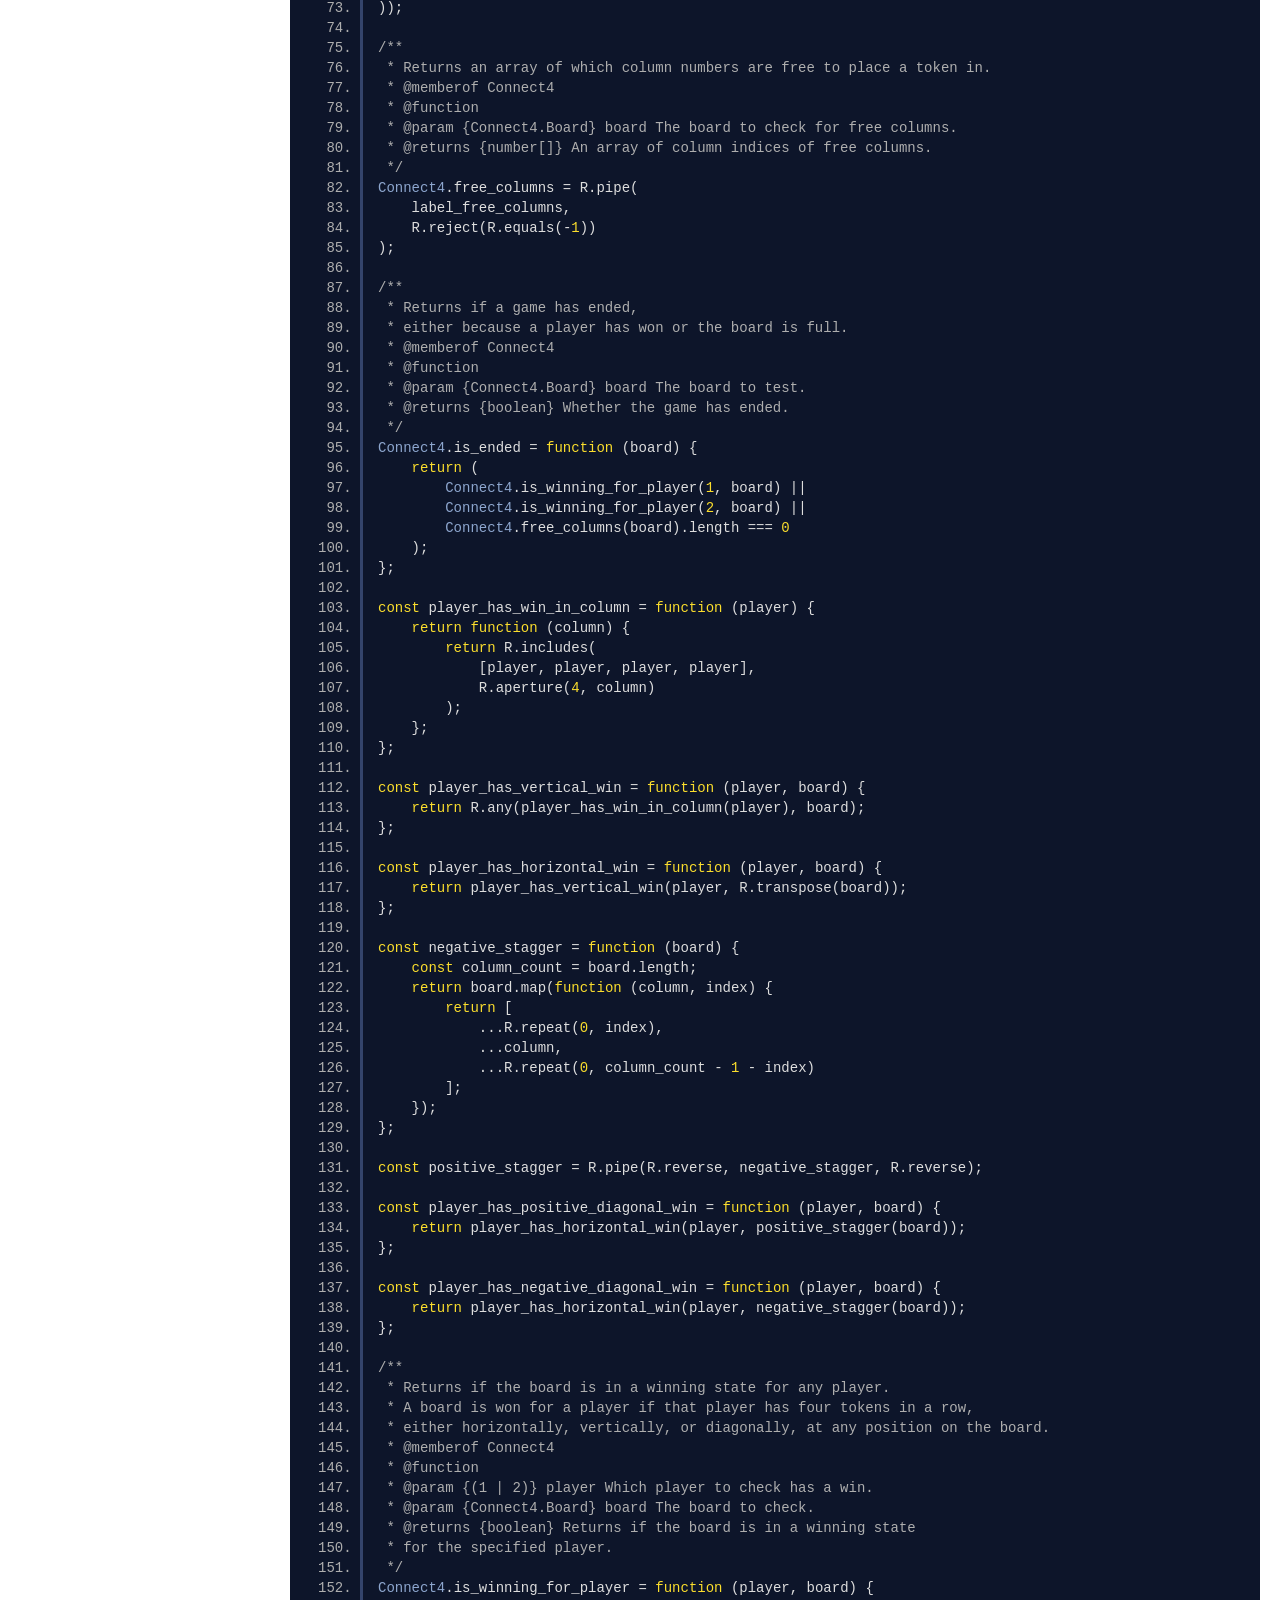
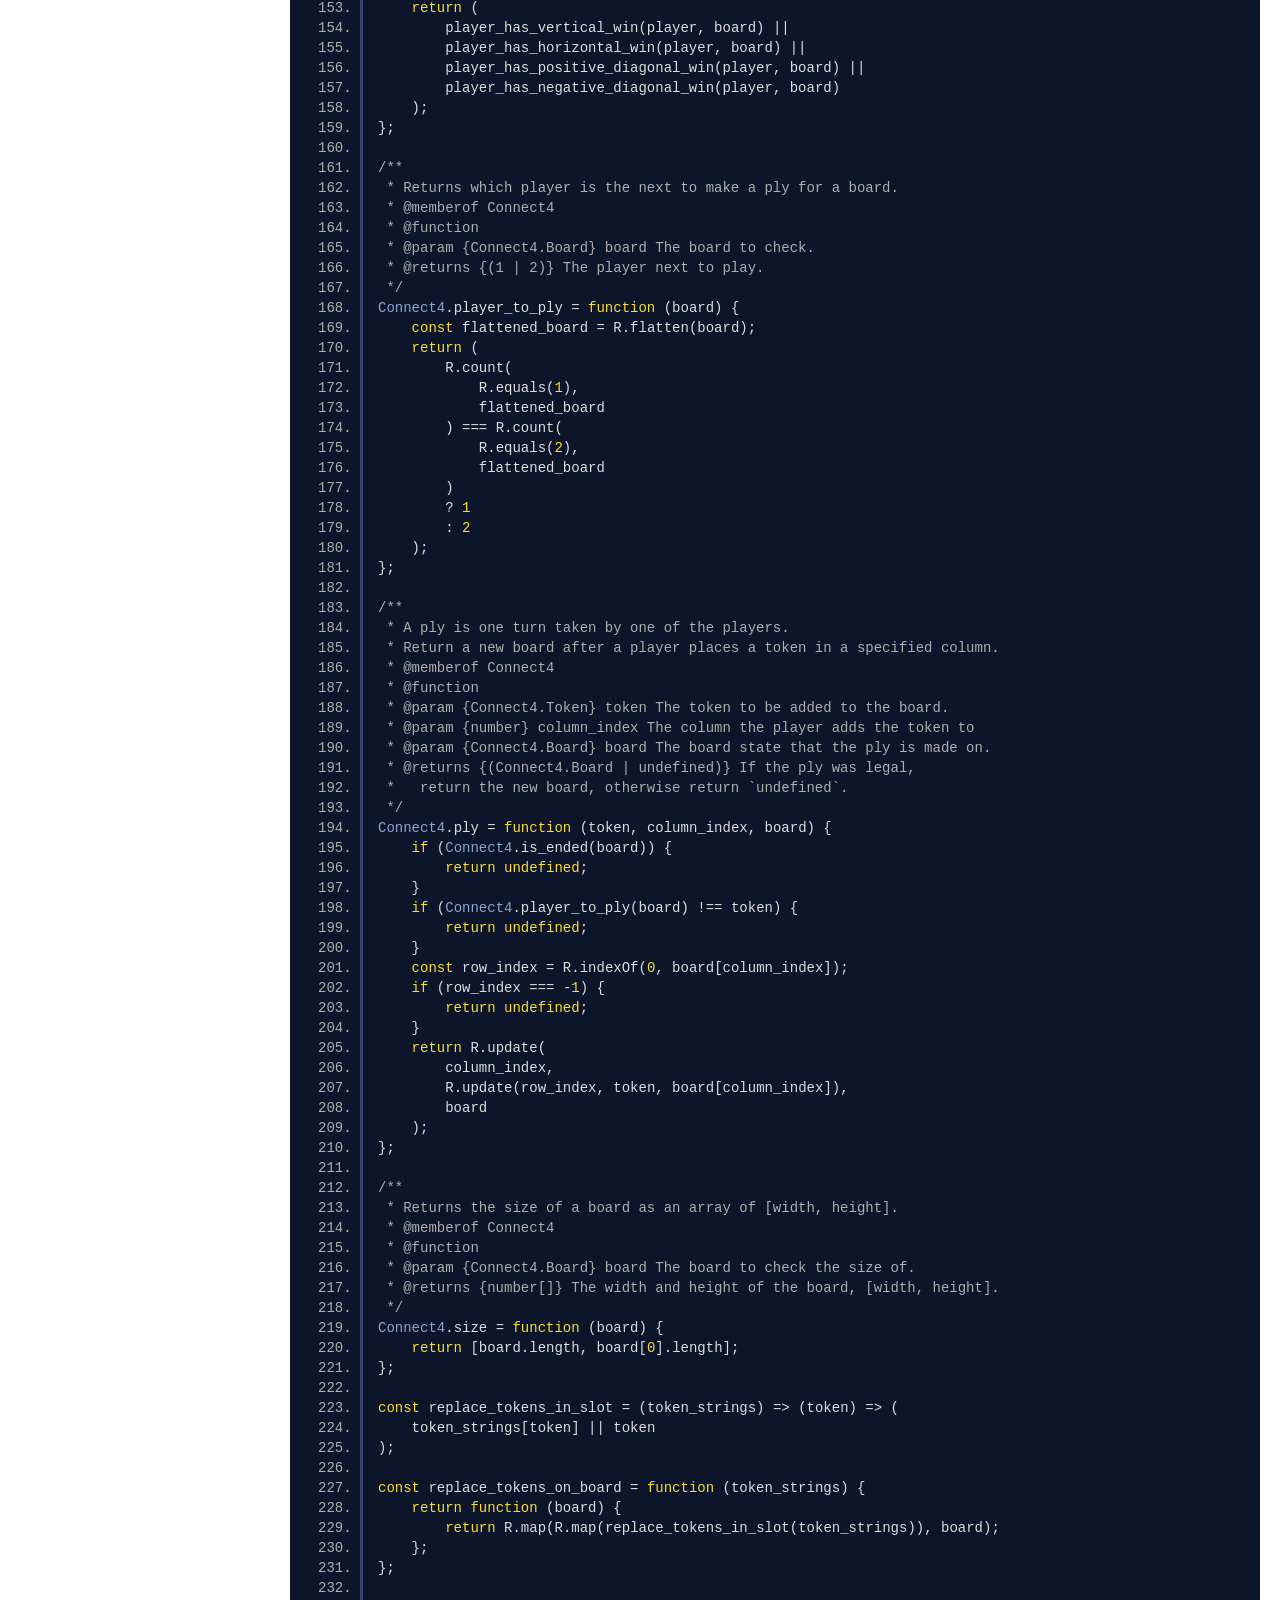
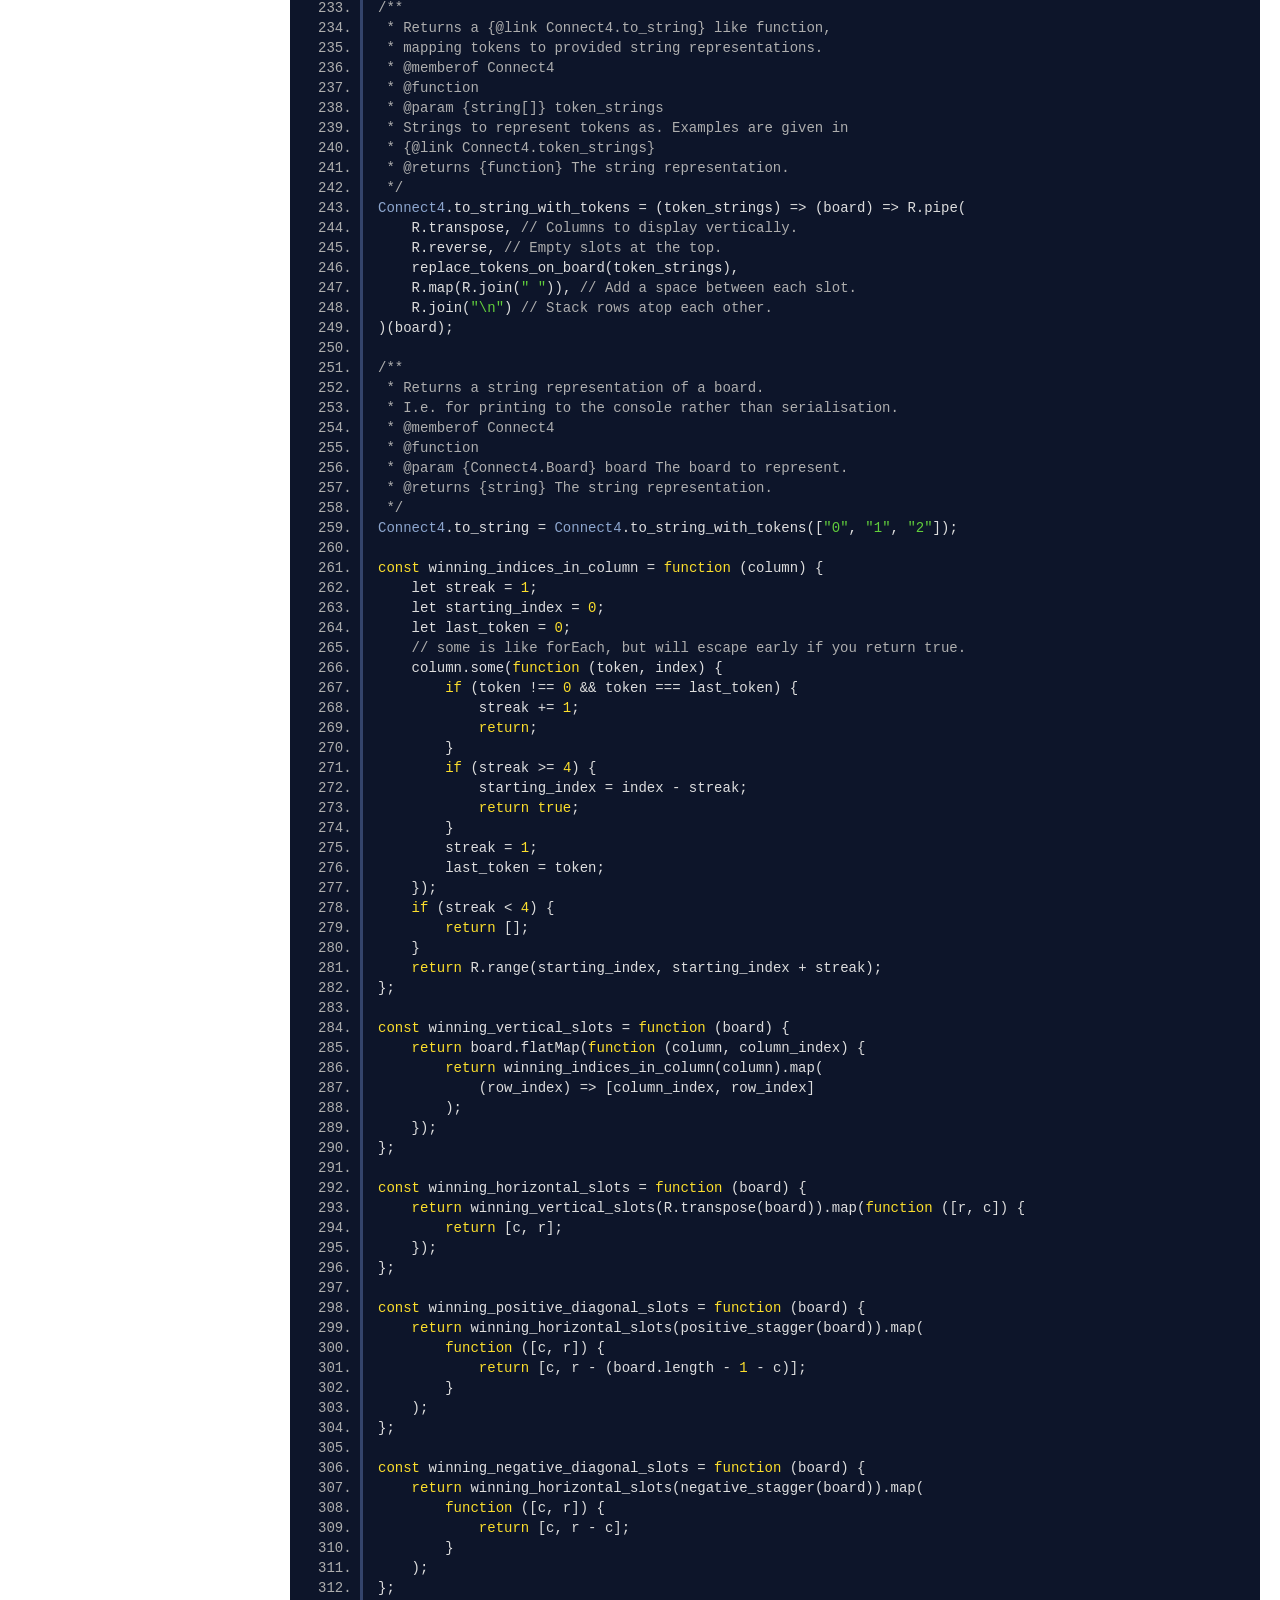
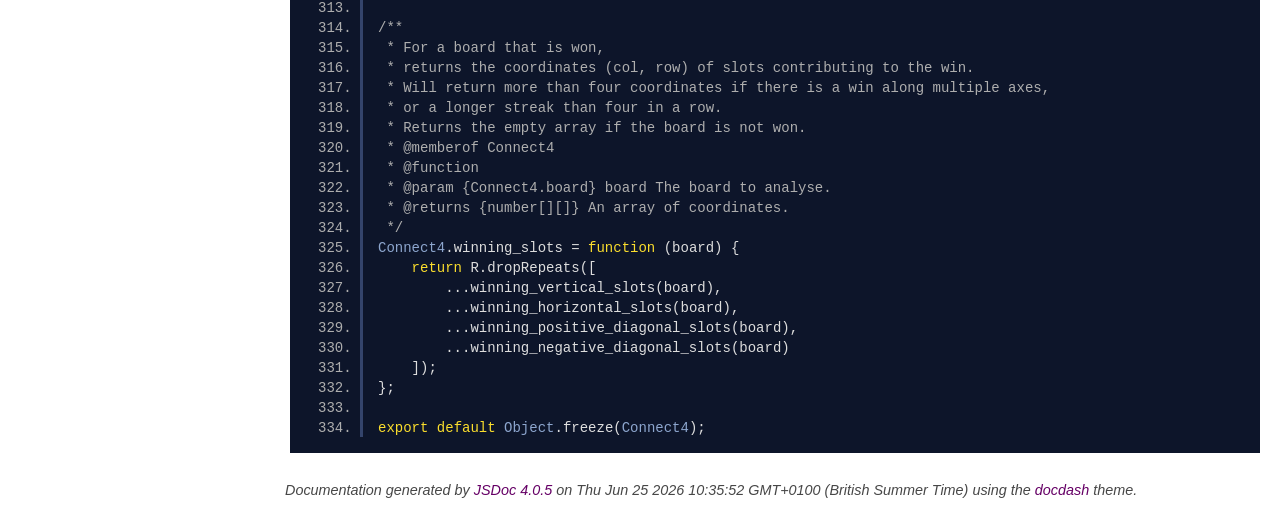
<file: docs/Connect4.js.html>
<!DOCTYPE html>
<html lang="en">
<head>
    
    <meta charset="utf-8">
    <title>Connect4.js - Documentation</title>
    
    
    <script src="scripts/prettify/prettify.js"></script>
    <script src="scripts/prettify/lang-css.js"></script>
    <!--[if lt IE 9]>
      <script src="//html5shiv.googlecode.com/svn/trunk/html5.js"></script>
    <![endif]-->
    <link type="text/css" rel="stylesheet" href="styles/prettify.css">
    <link type="text/css" rel="stylesheet" href="styles/jsdoc.css">
    <script src="scripts/nav.js" defer></script>
    
    <meta name="viewport" content="width=device-width, initial-scale=1.0">
</head>
<body>

<input type="checkbox" id="nav-trigger" class="nav-trigger" />
<label for="nav-trigger" class="navicon-button x">
  <div class="navicon"></div>
</label>

<label for="nav-trigger" class="overlay"></label>

<nav >
    
    
    <h2><a href="index.html">Home</a></h2><h3>Namespaces</h3><ul><li><a href="Connect4.html">Connect4</a><ul class='members'><li data-type='member'><a href="Connect4.html#.token_strings">token_strings</a></li></ul><ul class='methods'><li data-type='method'><a href="Connect4.html#.empty_board">empty_board</a></li><li data-type='method'><a href="Connect4.html#.free_columns">free_columns</a></li><li data-type='method'><a href="Connect4.html#.is_ended">is_ended</a></li><li data-type='method'><a href="Connect4.html#.is_winning_for_player">is_winning_for_player</a></li><li data-type='method'><a href="Connect4.html#.player_to_ply">player_to_ply</a></li><li data-type='method'><a href="Connect4.html#.ply">ply</a></li><li data-type='method'><a href="Connect4.html#.size">size</a></li><li data-type='method'><a href="Connect4.html#.to_string">to_string</a></li><li data-type='method'><a href="Connect4.html#.to_string_with_tokens">to_string_with_tokens</a></li><li data-type='method'><a href="Connect4.html#.winning_slots">winning_slots</a></li></ul></li></ul><h3>Global</h3><ul><li><a href="global.html#label_free_columns">label_free_columns</a></li></ul>
    
</nav>

<div id="main">
    
    <h1 class="page-title">Connect4.js</h1>
    

    



    
    <section>
        <article>
            <pre class="prettyprint source linenums"><code>import R from "./ramda.js";
/**
 * Connect4.js is a module to model and play "Connect Four" and related games.
 * https://en.wikipedia.org/wiki/Connect_Four
 * @namespace Connect4
 * @author Yasmin Fryer
 * @version 2021/22
 */
const Connect4 = Object.create(null);

/**
 * A Board is an rectangular grid that tokens can be placed into one at a time.
 * Tokens fill up empty positions from the bottom of a column upwards.
 * It is implemented as an array of columns (rather than rows) of tokens
 * (or empty positions)
 * @memberof Connect4
 * @typedef {Connect4.Token_or_empty[][]} Board
 */

/**
 * A token is a coloured disk that players place in the grid.
 * @memberof Connect4
 * @typedef {(1 | 2)} Token
 */

/**
 * Either a token or an empty position.
 * @memberof Connect4
 * @typedef {(Connect4.Token | 0)} Token_or_empty
 */

/**
 * A set of template token strings for {@link Connect4.to_string_with_tokens}.
 * @memberof Connect4
 * @enum {string[]}
 * @property {string[]} default ["0", "1", "2"] Displays tokens by their index.
 * @property {string[]} disks ["🇦🇷","🇧🇷","🏴󠁧󠁢󠁥󠁮󠁧󠁿","🇫🇷","🇩🇪","🇯🇵","🇲🇦","🇪🇸","🇺🇸","🇲🇽"]
 * Displays tokens as coloured disks.
 * @property {string[]} flags ["🇦🇷","🇧🇷","🏴󠁧󠁢󠁥󠁮󠁧󠁿","🇫🇷","🇩🇪","🇯🇵","🇲🇦","🇪🇸","🇺🇸","🇲🇽"]
 * Displays tokens as zombies and barricades.
 */
Connect4.token_strings = Object.freeze({
    "default": ["0", "1", "2"],
    "disks": ["🇦🇷","🇧🇷","🏴󠁧󠁢󠁥󠁮󠁧󠁿","🇫🇷","🇩🇪","🇯🇵","🇲🇦","🇪🇸","🇺🇸","🇲🇽"],
    "flags": ["🇦🇷","🇧🇷","🏴󠁧󠁢󠁥󠁮󠁧󠁿","🇫🇷","🇩🇪","🇯🇵","🇲🇦","🇪🇸","🇺🇸","🇲🇽"]
});

/**
 * Create a new empty board.
 * Optionally with a specified width and height,
 * otherwise returns a standard 7 wide, 6 high board.
 * @memberof Connect4
 * @function
 * @param {number} [width = 7] The width of the new board.
 * @param {number} [height = 6] The height of the new board.
 * @returns {Connect4.Board} An empty board for starting a game.
 */
Connect4.empty_board = function (width = 7, height = 6) {
    return R.repeat(R.repeat(0, height), width);
};

/**
 * This helper function takes a board, and for each column, returns either
 * the column's index if it has free slots, or `-1` if it is full.
 * @function
 * @param {Connect4.Board} board The board to label.
 * @returns {number[]} Array containing the column index if free or `-1` if full
 */
const label_free_columns = R.addIndex(R.map)((column, index) => (
    R.includes(0, column)
    ? index
    : -1
));

/**
 * Returns an array of which column numbers are free to place a token in.
 * @memberof Connect4
 * @function
 * @param {Connect4.Board} board The board to check for free columns.
 * @returns {number[]} An array of column indices of free columns.
 */
Connect4.free_columns = R.pipe(
    label_free_columns,
    R.reject(R.equals(-1))
);

/**
 * Returns if a game has ended,
 * either because a player has won or the board is full.
 * @memberof Connect4
 * @function
 * @param {Connect4.Board} board The board to test.
 * @returns {boolean} Whether the game has ended.
 */
Connect4.is_ended = function (board) {
    return (
        Connect4.is_winning_for_player(1, board) ||
        Connect4.is_winning_for_player(2, board) ||
        Connect4.free_columns(board).length === 0
    );
};

const player_has_win_in_column = function (player) {
    return function (column) {
        return R.includes(
            [player, player, player, player],
            R.aperture(4, column)
        );
    };
};

const player_has_vertical_win = function (player, board) {
    return R.any(player_has_win_in_column(player), board);
};

const player_has_horizontal_win = function (player, board) {
    return player_has_vertical_win(player, R.transpose(board));
};

const negative_stagger = function (board) {
    const column_count = board.length;
    return board.map(function (column, index) {
        return [
            ...R.repeat(0, index),
            ...column,
            ...R.repeat(0, column_count - 1 - index)
        ];
    });
};

const positive_stagger = R.pipe(R.reverse, negative_stagger, R.reverse);

const player_has_positive_diagonal_win = function (player, board) {
    return player_has_horizontal_win(player, positive_stagger(board));
};

const player_has_negative_diagonal_win = function (player, board) {
    return player_has_horizontal_win(player, negative_stagger(board));
};

/**
 * Returns if the board is in a winning state for any player.
 * A board is won for a player if that player has four tokens in a row,
 * either horizontally, vertically, or diagonally, at any position on the board.
 * @memberof Connect4
 * @function
 * @param {(1 | 2)} player Which player to check has a win.
 * @param {Connect4.Board} board The board to check.
 * @returns {boolean} Returns if the board is in a winning state
 * for the specified player.
 */
Connect4.is_winning_for_player = function (player, board) {
    return (
        player_has_vertical_win(player, board) ||
        player_has_horizontal_win(player, board) ||
        player_has_positive_diagonal_win(player, board) ||
        player_has_negative_diagonal_win(player, board)
    );
};

/**
 * Returns which player is the next to make a ply for a board.
 * @memberof Connect4
 * @function
 * @param {Connect4.Board} board The board to check.
 * @returns {(1 | 2)} The player next to play.
 */
Connect4.player_to_ply = function (board) {
    const flattened_board = R.flatten(board);
    return (
        R.count(
            R.equals(1),
            flattened_board
        ) === R.count(
            R.equals(2),
            flattened_board
        )
        ? 1
        : 2
    );
};

/**
 * A ply is one turn taken by one of the players.
 * Return a new board after a player places a token in a specified column.
 * @memberof Connect4
 * @function
 * @param {Connect4.Token} token The token to be added to the board.
 * @param {number} column_index The column the player adds the token to
 * @param {Connect4.Board} board The board state that the ply is made on.
 * @returns {(Connect4.Board | undefined)} If the ply was legal,
 *   return the new board, otherwise return `undefined`.
 */
Connect4.ply = function (token, column_index, board) {
    if (Connect4.is_ended(board)) {
        return undefined;
    }
    if (Connect4.player_to_ply(board) !== token) {
        return undefined;
    }
    const row_index = R.indexOf(0, board[column_index]);
    if (row_index === -1) {
        return undefined;
    }
    return R.update(
        column_index,
        R.update(row_index, token, board[column_index]),
        board
    );
};

/**
 * Returns the size of a board as an array of [width, height].
 * @memberof Connect4
 * @function
 * @param {Connect4.Board} board The board to check the size of.
 * @returns {number[]} The width and height of the board, [width, height].
 */
Connect4.size = function (board) {
    return [board.length, board[0].length];
};

const replace_tokens_in_slot = (token_strings) => (token) => (
    token_strings[token] || token
);

const replace_tokens_on_board = function (token_strings) {
    return function (board) {
        return R.map(R.map(replace_tokens_in_slot(token_strings)), board);
    };
};

/**
 * Returns a {@link Connect4.to_string} like function,
 * mapping tokens to provided string representations.
 * @memberof Connect4
 * @function
 * @param {string[]} token_strings
 * Strings to represent tokens as. Examples are given in
 * {@link Connect4.token_strings}
 * @returns {function} The string representation.
 */
Connect4.to_string_with_tokens = (token_strings) => (board) => R.pipe(
    R.transpose, // Columns to display vertically.
    R.reverse, // Empty slots at the top.
    replace_tokens_on_board(token_strings),
    R.map(R.join(" ")), // Add a space between each slot.
    R.join("\n") // Stack rows atop each other.
)(board);

/**
 * Returns a string representation of a board.
 * I.e. for printing to the console rather than serialisation.
 * @memberof Connect4
 * @function
 * @param {Connect4.Board} board The board to represent.
 * @returns {string} The string representation.
 */
Connect4.to_string = Connect4.to_string_with_tokens(["0", "1", "2"]);

const winning_indices_in_column = function (column) {
    let streak = 1;
    let starting_index = 0;
    let last_token = 0;
    // some is like forEach, but will escape early if you return true.
    column.some(function (token, index) {
        if (token !== 0 &amp;&amp; token === last_token) {
            streak += 1;
            return;
        }
        if (streak >= 4) {
            starting_index = index - streak;
            return true;
        }
        streak = 1;
        last_token = token;
    });
    if (streak &lt; 4) {
        return [];
    }
    return R.range(starting_index, starting_index + streak);
};

const winning_vertical_slots = function (board) {
    return board.flatMap(function (column, column_index) {
        return winning_indices_in_column(column).map(
            (row_index) => [column_index, row_index]
        );
    });
};

const winning_horizontal_slots = function (board) {
    return winning_vertical_slots(R.transpose(board)).map(function ([r, c]) {
        return [c, r];
    });
};

const winning_positive_diagonal_slots = function (board) {
    return winning_horizontal_slots(positive_stagger(board)).map(
        function ([c, r]) {
            return [c, r - (board.length - 1 - c)];
        }
    );
};

const winning_negative_diagonal_slots = function (board) {
    return winning_horizontal_slots(negative_stagger(board)).map(
        function ([c, r]) {
            return [c, r - c];
        }
    );
};

/**
 * For a board that is won,
 * returns the coordinates (col, row) of slots contributing to the win.
 * Will return more than four coordinates if there is a win along multiple axes,
 * or a longer streak than four in a row.
 * Returns the empty array if the board is not won.
 * @memberof Connect4
 * @function
 * @param {Connect4.board} board The board to analyse.
 * @returns {number[][]} An array of coordinates.
 */
Connect4.winning_slots = function (board) {
    return R.dropRepeats([
        ...winning_vertical_slots(board),
        ...winning_horizontal_slots(board),
        ...winning_positive_diagonal_slots(board),
        ...winning_negative_diagonal_slots(board)
    ]);
};

export default Object.freeze(Connect4);</code></pre>
        </article>
    </section>




    
    
</div>

<br class="clear">

<footer>
    Documentation generated by <a href="https://github.com/jsdoc3/jsdoc">JSDoc 4.0.5</a> on Thu Jun 25 2026 10:35:52 GMT+0100 (British Summer Time) using the <a href="https://github.com/clenemt/docdash">docdash</a> theme.
</footer>

<script>prettyPrint();</script>
<script src="scripts/polyfill.js"></script>
<script src="scripts/linenumber.js"></script>



    <link type="text/css" rel="stylesheet" href="custom.css">
    
</body>
</html>
</file>
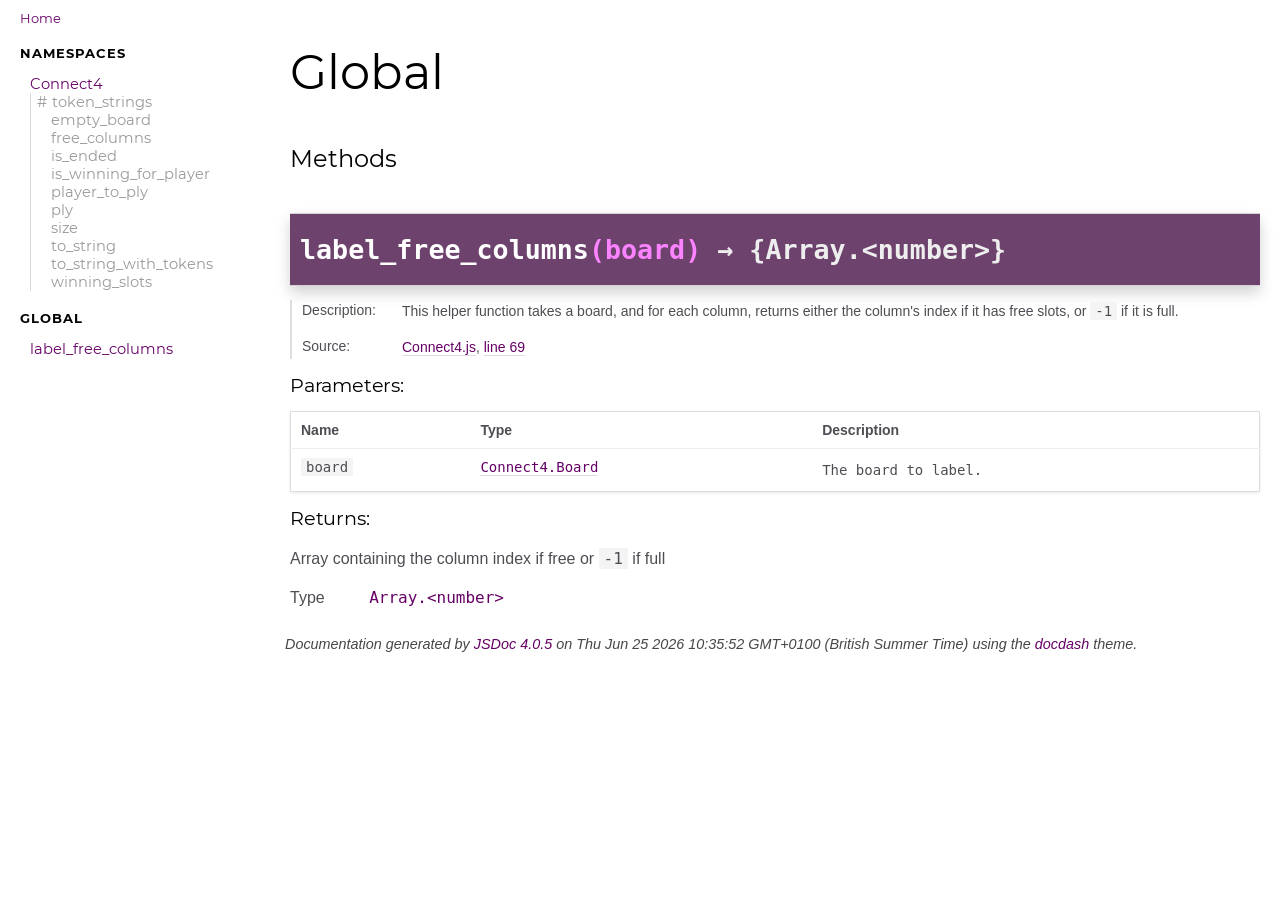
<file: docs/global.html>
<!DOCTYPE html>
<html lang="en">
<head>
    
    <meta charset="utf-8">
    <title>Global - Documentation</title>
    
    
    <script src="scripts/prettify/prettify.js"></script>
    <script src="scripts/prettify/lang-css.js"></script>
    <!--[if lt IE 9]>
      <script src="//html5shiv.googlecode.com/svn/trunk/html5.js"></script>
    <![endif]-->
    <link type="text/css" rel="stylesheet" href="styles/prettify.css">
    <link type="text/css" rel="stylesheet" href="styles/jsdoc.css">
    <script src="scripts/nav.js" defer></script>
    
    <meta name="viewport" content="width=device-width, initial-scale=1.0">
</head>
<body>

<input type="checkbox" id="nav-trigger" class="nav-trigger" />
<label for="nav-trigger" class="navicon-button x">
  <div class="navicon"></div>
</label>

<label for="nav-trigger" class="overlay"></label>

<nav >
    
    
    <h2><a href="index.html">Home</a></h2><h3>Namespaces</h3><ul><li><a href="Connect4.html">Connect4</a><ul class='members'><li data-type='member'><a href="Connect4.html#.token_strings">token_strings</a></li></ul><ul class='methods'><li data-type='method'><a href="Connect4.html#.empty_board">empty_board</a></li><li data-type='method'><a href="Connect4.html#.free_columns">free_columns</a></li><li data-type='method'><a href="Connect4.html#.is_ended">is_ended</a></li><li data-type='method'><a href="Connect4.html#.is_winning_for_player">is_winning_for_player</a></li><li data-type='method'><a href="Connect4.html#.player_to_ply">player_to_ply</a></li><li data-type='method'><a href="Connect4.html#.ply">ply</a></li><li data-type='method'><a href="Connect4.html#.size">size</a></li><li data-type='method'><a href="Connect4.html#.to_string">to_string</a></li><li data-type='method'><a href="Connect4.html#.to_string_with_tokens">to_string_with_tokens</a></li><li data-type='method'><a href="Connect4.html#.winning_slots">winning_slots</a></li></ul></li></ul><h3>Global</h3><ul><li><a href="global.html#label_free_columns">label_free_columns</a></li></ul>
    
</nav>

<div id="main">
    
    <h1 class="page-title">Global</h1>
    

    




<section>

<header>
    
        <h2>
        
            
        
        </h2>
        
    
</header>

<article>
    
        <div class="container-overview">
        
            

<dl class="details">
    

    

    

    

    

    

    

    

    

    

    

    

    

    

    

    

    
</dl>




            

            
        
        </div>
    

    

    

    
    
    

     

    

    

    
        <h3 class="subsection-title">Methods</h3>

        
            

    

    <h4 class="name" id="label_free_columns"><span class="type-signature"></span>label_free_columns<span class="signature">(board)</span><span class="type-signature"> &rarr; {Array.&lt;number>}</span></h4>

    




<dl class="details">
    
    <dt class="tag-description">Description:</dt>
    <dd class="tag-description"><ul class="dummy"><li><p>This helper function takes a board, and for each column, returns either
the column's index if it has free slots, or <code>-1</code> if it is full.</p></li></ul></dd>
    

    
    <dt class="tag-source">Source:</dt>
    <dd class="tag-source"><ul class="dummy"><li>
        <a href="Connect4.js.html">Connect4.js</a>, <a href="Connect4.js.html#line69">line 69</a>
    </li></ul></dd>
    

    

    

    

    

    

    

    

    

    

    

    

    

    

    

    
</dl>













    <h5 class="h5-parameters">Parameters:</h5>
    

<table class="params">
    <thead>
    <tr>
        
        <th>Name</th>
        

        <th>Type</th>

        

        

        <th class="last">Description</th>
    </tr>
    </thead>

    <tbody>
    

        <tr>
            
                <td class="name"><code>board</code></td>
            

            <td class="type">
            
                
<span class="param-type"><a href="Connect4.html#.Board">Connect4.Board</a></span>



            
            </td>

            

            

            <td class="description last"><p>The board to label.</p></td>
        </tr>

    
    </tbody>
</table>
















<h5 class="h5-returns">Returns:</h5>

        
<div class="param-desc">
    <p>Array containing the column index if free or <code>-1</code> if full</p>
</div>



<dl class="param-type">
    <dt>
        Type
    </dt>
    <dd>
        
<span class="param-type">Array.&lt;number></span>



    </dd>
</dl>

    



        
    

    

    
</article>

</section>




    
    
</div>

<br class="clear">

<footer>
    Documentation generated by <a href="https://github.com/jsdoc3/jsdoc">JSDoc 4.0.5</a> on Thu Jun 25 2026 10:35:52 GMT+0100 (British Summer Time) using the <a href="https://github.com/clenemt/docdash">docdash</a> theme.
</footer>

<script>prettyPrint();</script>
<script src="scripts/polyfill.js"></script>
<script src="scripts/linenumber.js"></script>



    <link type="text/css" rel="stylesheet" href="custom.css">
    
</body>
</html>
</file>
<file: docs/styles/prettify.css>
.pln {
  color: #ddd;
}

/* string content */
.str {
  color: #61ce3c;
}

/* a keyword */
.kwd {
  color: #fbde2d;
}

/* a comment */
.com {
  color: #aeaeae;
}

/* a type name */
.typ {
  color: #8da6ce;
}

/* a literal value */
.lit {
  color: #fbde2d;
}

/* punctuation */
.pun {
  color: #ddd;
}

/* lisp open bracket */
.opn {
  color: #000000;
}

/* lisp close bracket */
.clo {
  color: #000000;
}

/* a markup tag name */
.tag {
  color: #8da6ce;
}

/* a markup attribute name */
.atn {
  color: #fbde2d;
}

/* a markup attribute value */
.atv {
  color: #ddd;
}

/* a declaration */
.dec {
  color: #EF5050;
}

/* a variable name */
.var {
  color: #c82829;
}

/* a function name */
.fun {
  color: #4271ae;
}

/* Specify class=linenums on a pre to get line numbering */
ol.linenums {
  margin-top: 0;
  margin-bottom: 0;
  padding-bottom: 2px;
}
</file>
<file: docs/styles/jsdoc.css>
* {
  box-sizing: border-box
}

html, body {
  height: 100%;
  width: 100%;
}

body {
  color: #4d4e53;
  background-color: white;
  margin: 0 auto;
  padding: 0 20px;
  font-family: 'Helvetica Neue', Helvetica, sans-serif;
  font-size: 16px;
}

img {
  max-width: 100%;
}

a,
a:active {
  color: #606;
  text-decoration: none;
}

a:hover {
  text-decoration: none;
}

article a {
  border-bottom: 1px solid #ddd;
}

article a:hover, article a:active {
  border-bottom-color: #222;
}

article .description a {
    word-break: break-word;
}

p, ul, ol, blockquote {
  margin-bottom: 1em;
  line-height: 160%;
}

h1, h2, h3, h4, h5, h6 {
  font-family: 'Montserrat', sans-serif;
}

h1, h2, h3, h4, h5, h6 {
  color: #000;
  font-weight: 400;
  margin: 0;
}

h1 {
  font-weight: 300;
  font-size: 48px;
  margin: 1em 0 .5em;
}

h1.page-title {
  font-size: 48px;
  margin: 1em 30px;
  line-height: 100%;
  word-wrap: break-word;
}

h2 {
  font-size: 24px;
  margin: 1.5em 0 .3em;
}

h3 {
  font-size: 24px;
  margin: 1.2em 0 .3em;
}

h4 {
  font-size: 18px;
  margin: 1em 0 .2em;
  color: #4d4e53;
}

h4.name {
  color: #fff;
  background: #6d426d;
  box-shadow: 0 .25em .5em #d3d3d3;
  border-top: 1px solid #d3d3d3;
  border-bottom: 1px solid #d3d3d3;
  margin: 1.5em 0 0.5em;
  padding: .75em 0 .75em 10px;
}

h4.name a {
  color: #fc83ff;
}

h4.name a:hover {
  border-bottom-color: #fc83ff;
}

h5, .container-overview .subsection-title {
  font-size: 120%;
  letter-spacing: -0.01em;
  margin: 8px 0 3px 0;
}

h6 {
  font-size: 100%;
  letter-spacing: -0.01em;
  margin: 6px 0 3px 0;
  font-style: italic;
}

.usertext h1 {
  font-family: "Source Sans Pro";
  font-size: 24px;
  margin: 2.5em 0 1em;
  font-weight: 400;
}

.usertext h2 {
  font-family: "Source Sans Pro";
  font-size: 18px;
  margin: 2em 0 0.5em;
  font-weight: 400;

}

.usertext h3 {
  font-family: "Source Sans Pro";
  font-size: 15px;
  margin: 1.5em 0 0;
  font-weight: 400;
}

.usertext h4 {
  font-family: "Source Sans Pro";
  font-size: 14px;
  margin: 0 0 0;
  font-weight: 400;
}

.usertext h5 {
  font-size: 12px;
  margin: 1em 0 0;
  font-weight: normal;
  color: #666;
}

.usertext h6 {
  font-size: 11px;
  margin: 1em 0 0;
  font-weight: normal;
  font-style: normal;
  color: #666;
}


tt, code, kbd, samp, pre {
  font-family: Consolas, Monaco, 'Andale Mono', monospace;
  background: #f4f4f4;
}

tt, code, kbd, samp{
  padding: 1px 5px;
}

pre {
  padding-bottom: 1em;
}  

.class-description {
  font-size: 130%;
  line-height: 140%;
  margin-bottom: 1em;
  margin-top: 1em;
}

.class-description:empty {
  margin: 0
}

#main {
  float: right;
  width: calc(100% - 240px);
}

header {
  display: block
}

section {
  display: block;
  background-color: #fff;
  padding: 0 0 0 30px;
}

.variation {
  display: none
}

.signature-attributes {
  font-size: 60%;
  color: #eee;
  font-style: italic;
  font-weight: lighter;
}

nav {
  float: left;
  display: block;
  width: 250px;
  background: #fff;
  overflow: auto;
  position: fixed;
  height: 100%;
}

nav #nav-search{
    width: 210px;
    height: 30px;
    padding: 5px 10px;
    font-size: 12px;
    line-height: 1.5;
    border-radius: 3px;
    margin-right: 20px;
    margin-top: 20px;
}

nav.wrap a{
    word-wrap: break-word;
}

nav h3 {
  margin-top: 12px;
  font-size: 13px;
  text-transform: uppercase;
  letter-spacing: 1px;
  font-weight: 700;
  line-height: 24px;
  margin: 15px 0 10px;
  padding: 0;
  color: #000;
}

nav h3.collapsed_header {
  cursor: pointer;
}

nav ul {
  font-family: 'Lucida Grande', 'Lucida Sans Unicode', arial, sans-serif;
  font-size: 100%;
  line-height: 17px;
  padding: 0;
  margin: 0;
  list-style-type: none;
}

nav ul a,
nav ul a:active {
  font-family: 'Montserrat', sans-serif;
  line-height: 18px;
  padding: 0;
  display: block;
  font-size: 12px;
}

nav a:hover,
nav a:active {
  color: #606;
}

nav > ul {
  padding: 0 10px;
}

nav > ul > li > a {
  color: #606;
  margin-top: 10px;
}

nav ul ul a {
  color: hsl(207, 1%, 60%);
  border-left: 1px solid hsl(207, 10%, 86%);
}

nav ul ul a,
nav ul ul a:active {
  padding-left: 20px
}

nav h2 {
   font-size: 13px;
   margin: 10px 0 0 0;
   padding: 0;
}

nav > h2 > a {
   margin: 10px 0 -10px;
   color: #606 !important;
}

footer {
  color: hsl(0, 0%, 28%);
  margin-left: 250px;
  display: block;
  padding: 15px;
  font-style: italic;
  font-size: 90%;
}

.ancestors {
  color: #999
}

.ancestors a {
   color: #999 !important;
}

.clear {
  clear: both
}

.important {
  font-weight: bold;
  color: #950B02;
}

.yes-def {
  text-indent: -1000px
}

.type-signature {
  color: #CA79CA
}

.type-signature:last-child {
  color: #eee;
}

.name, .signature {
  font-family: Consolas, Monaco, 'Andale Mono', monospace
}

.signature {
    color: #fc83ff;
}

.details {
  margin-top: 6px;
  border-left: 2px solid #DDD;
  line-height: 20px;
  font-size: 14px;
}

.details dt {
   width: auto;
   float: left;
   padding-left: 10px;
}

.details dd {
   margin-left: 70px;
   margin-top: 6px;
   margin-bottom: 6px;
}

.details ul {
   margin: 0
}

.details ul {
   list-style-type: none
}

.details pre.prettyprint {
   margin: 0
}

.details .object-value {
   padding-top: 0
}

.description {
  margin-bottom: 1em;
  margin-top: 1em;
}

.code-caption {
  font-style: italic;
  font-size: 107%;
  margin: 0;
}

.prettyprint {
  font-size: 14px;
  overflow: auto;
}

.prettyprint.source {
  width: inherit;
  line-height: 18px;
  display: block;
  background-color: #0d152a;
  color: #aeaeae;
}

.prettyprint code {
  line-height: 18px;
  display: block;
  background-color: #0d152a;
  color: #4D4E53;
}

.prettyprint > code {
  padding: 15px;
}

.prettyprint .linenums code {
  padding: 0 15px
}

.prettyprint .linenums li:first-of-type code {
  padding-top: 15px
}

.prettyprint code span.line {
  display: inline-block
}

.prettyprint.linenums {
  padding-left: 70px;
  -webkit-user-select: none;
  -moz-user-select: none;
  -ms-user-select: none;
  user-select: none;
}

.prettyprint.linenums ol {
   padding-left: 0
}

.prettyprint.linenums li {
   border-left: 3px #34446B solid;
}

.prettyprint.linenums li.selected, .prettyprint.linenums li.selected * {
   background-color: #34446B;
}

.prettyprint.linenums li * {
   -webkit-user-select: text;
   -moz-user-select: text;
   -ms-user-select: text;
   user-select: text;
}

.prettyprint.linenums li code:empty:after {
  content:"";
  display:inline-block;
  width:0px;
}

table {
  border-spacing: 0;
  border: 1px solid #ddd;
  border-collapse: collapse;
  border-radius: 3px;
  box-shadow: 0 1px 3px rgba(0,0,0,0.1);
  width: 100%;
  font-size: 14px;
  margin: 1em 0;
}

td, th {
   margin: 0px;
   text-align: left;
   vertical-align: top;
   padding: 10px;
   display: table-cell;
}

thead tr, thead tr {
   background-color: #fff;
   font-weight: bold;
   border-bottom: 1px solid #ddd;
}

.params .type {
  white-space: nowrap;
}

.params code {
  white-space: pre;
}

.params td, .params .name, .props .name, .name code {
   color: #4D4E53;
   font-family: Consolas, Monaco, 'Andale Mono', monospace;
   font-size: 100%;
}

.params td {
   border-top: 1px solid #eee
}

.params td.description > p:first-child, .props td.description > p:first-child {
   margin-top: 0;
   padding-top: 0;
}

.params td.description > p:last-child, .props td.description > p:last-child {
   margin-bottom: 0;
   padding-bottom: 0;
}

span.param-type, .params td .param-type, .param-type dd {
   color: #606;
  font-family: Consolas, Monaco, 'Andale Mono', monospace
}

.param-type dt, .param-type dd {
  display: inline-block
}

.param-type {
  margin: 14px 0;
}

.disabled {
  color: #454545
}

/* navicon button */
.navicon-button {
  display: none;
  position: relative;
  padding: 2.0625rem 1.5rem;
  transition: 0.25s;
  cursor: pointer;
  -webkit-user-select: none;
     -moz-user-select: none;
      -ms-user-select: none;
          user-select: none;
  opacity: .8;
}
.navicon-button .navicon:before, .navicon-button .navicon:after {
  transition: 0.25s;
}
.navicon-button:hover {
  transition: 0.5s;
  opacity: 1;
}
.navicon-button:hover .navicon:before, .navicon-button:hover .navicon:after {
  transition: 0.25s;
}
.navicon-button:hover .navicon:before {
  top: .825rem;
}
.navicon-button:hover .navicon:after {
  top: -.825rem;
}

/* navicon */
.navicon {
  position: relative;
  width: 2.5em;
  height: .3125rem;
  background: #000;
  transition: 0.3s;
  border-radius: 2.5rem;
}
.navicon:before, .navicon:after {
  display: block;
  content: "";
  height: .3125rem;
  width: 2.5rem;
  background: #000;
  position: absolute;
  z-index: -1;
  transition: 0.3s 0.25s;
  border-radius: 1rem;
}
.navicon:before {
  top: .625rem;
}
.navicon:after {
  top: -.625rem;
}

/* open */
.nav-trigger:checked + label:not(.steps) .navicon:before,
.nav-trigger:checked + label:not(.steps) .navicon:after {
  top: 0 !important;
}

.nav-trigger:checked + label .navicon:before,
.nav-trigger:checked + label .navicon:after {
  transition: 0.5s;
}

/* Minus */
.nav-trigger:checked + label {
  -webkit-transform: scale(0.75);
          transform: scale(0.75);
}

/* × and + */
.nav-trigger:checked + label.plus .navicon,
.nav-trigger:checked + label.x .navicon {
  background: transparent;
}

.nav-trigger:checked + label.plus .navicon:before,
.nav-trigger:checked + label.x .navicon:before {
  -webkit-transform: rotate(-45deg);
          transform: rotate(-45deg);
  background: #FFF;
}

.nav-trigger:checked + label.plus .navicon:after,
.nav-trigger:checked + label.x .navicon:after {
  -webkit-transform: rotate(45deg);
          transform: rotate(45deg);
  background: #FFF;
}

.nav-trigger:checked + label.plus {
  -webkit-transform: scale(0.75) rotate(45deg);
          transform: scale(0.75) rotate(45deg);
}

.nav-trigger:checked ~ nav {
  left: 0 !important;
}

.nav-trigger:checked ~ .overlay {
  display: block;
}

.nav-trigger {
  position: fixed;
  top: 0;
  clip: rect(0, 0, 0, 0);
}

.overlay {
  display: none;
  position: fixed;
  top: 0;
  bottom: 0;
  left: 0;
  right: 0;
  width: 100%;
  height: 100%;
  background: hsla(0, 0%, 0%, 0.5);
  z-index: 1;
}

/* nav level */
.level-hide {
    display: none;
}
html[data-search-mode] .level-hide {
    display: block;
}


@media only screen and (max-width: 680px) {
  body {
    overflow-x: hidden;
  }

  nav {
    background: #FFF;
    width: 250px;
    height: 100%;
    position: fixed;
    top: 0;
    right: 0;
    bottom: 0;
    left: -250px;
    z-index: 3;
    padding: 0 10px;
    transition: left 0.2s;
  }

  .navicon-button {
    display: inline-block;
    position: fixed;
    top: 1.5em;
    right: 0;
    z-index: 2;
  }

  #main {
    width: 100%;
  }

  #main h1.page-title {
    margin: 1em 0;
  }

  #main section {
    padding: 0;
  }

  footer {
    margin-left: 0;
  }
}

/** Add a '#' to static members */
[data-type="member"] a::before {
  content: '#';
  display: inline-block;
  margin-left: -14px;
  margin-right: 5px;
}

#disqus_thread{
    margin-left: 30px;
}

@font-face {
  font-family: 'Montserrat';
  font-style: normal;
  font-weight: 400;
  src: url('../fonts/Montserrat/Montserrat-Regular.eot'); /* IE9 Compat Modes */
  src: url('../fonts/Montserrat/Montserrat-Regular.eot?#iefix') format('embedded-opentype'), /* IE6-IE8 */
       url('../fonts/Montserrat/Montserrat-Regular.woff2') format('woff2'), /* Super Modern Browsers */
       url('../fonts/Montserrat/Montserrat-Regular.woff') format('woff'), /* Pretty Modern Browsers */
       url('../fonts/Montserrat/Montserrat-Regular.ttf')  format('truetype'); /* Safari, Android, iOS */
}

@font-face {
  font-family: 'Montserrat';
  font-style: normal;
  font-weight: 700;
  src: url('../fonts/Montserrat/Montserrat-Bold.eot'); /* IE9 Compat Modes */
  src: url('../fonts/Montserrat/Montserrat-Bold.eot?#iefix') format('embedded-opentype'), /* IE6-IE8 */
       url('../fonts/Montserrat/Montserrat-Bold.woff2') format('woff2'), /* Super Modern Browsers */
       url('../fonts/Montserrat/Montserrat-Bold.woff') format('woff'), /* Pretty Modern Browsers */
       url('../fonts/Montserrat/Montserrat-Bold.ttf')  format('truetype'); /* Safari, Android, iOS */
}

@font-face {
    font-family: 'Source Sans Pro';
    src: url('../fonts/Source-Sans-Pro/sourcesanspro-regular-webfont.eot');
    src: url('../fonts/Source-Sans-Pro/sourcesanspro-regular-webfont.eot?#iefix') format('embedded-opentype'),
         url('../fonts/Source-Sans-Pro/sourcesanspro-regular-webfont.woff2') format('woff2'),
         url('../fonts/Source-Sans-Pro/sourcesanspro-regular-webfont.woff') format('woff'),
         url('../fonts/Source-Sans-Pro/sourcesanspro-regular-webfont.ttf') format('truetype'),
         url('../fonts/Source-Sans-Pro/sourcesanspro-regular-webfont.svg#source_sans_proregular') format('svg');
    font-weight: 400;
    font-style: normal;
}

@font-face {
    font-family: 'Source Sans Pro';
    src: url('../fonts/Source-Sans-Pro/sourcesanspro-light-webfont.eot');
    src: url('../fonts/Source-Sans-Pro/sourcesanspro-light-webfont.eot?#iefix') format('embedded-opentype'),
         url('../fonts/Source-Sans-Pro/sourcesanspro-light-webfont.woff2') format('woff2'),
         url('../fonts/Source-Sans-Pro/sourcesanspro-light-webfont.woff') format('woff'),
         url('../fonts/Source-Sans-Pro/sourcesanspro-light-webfont.ttf') format('truetype'),
         url('../fonts/Source-Sans-Pro/sourcesanspro-light-webfont.svg#source_sans_prolight') format('svg');
    font-weight: 300;
    font-style: normal;

}
</file>
<file: docs/custom.css>
h4
{
    font-size: 20pt;
    font-weight: bold;
}

.type-signature.type-signature-static
{
    display: none;
}

nav ul a, nav ul a:active {
    font-size: 11pt;
}
</file>
